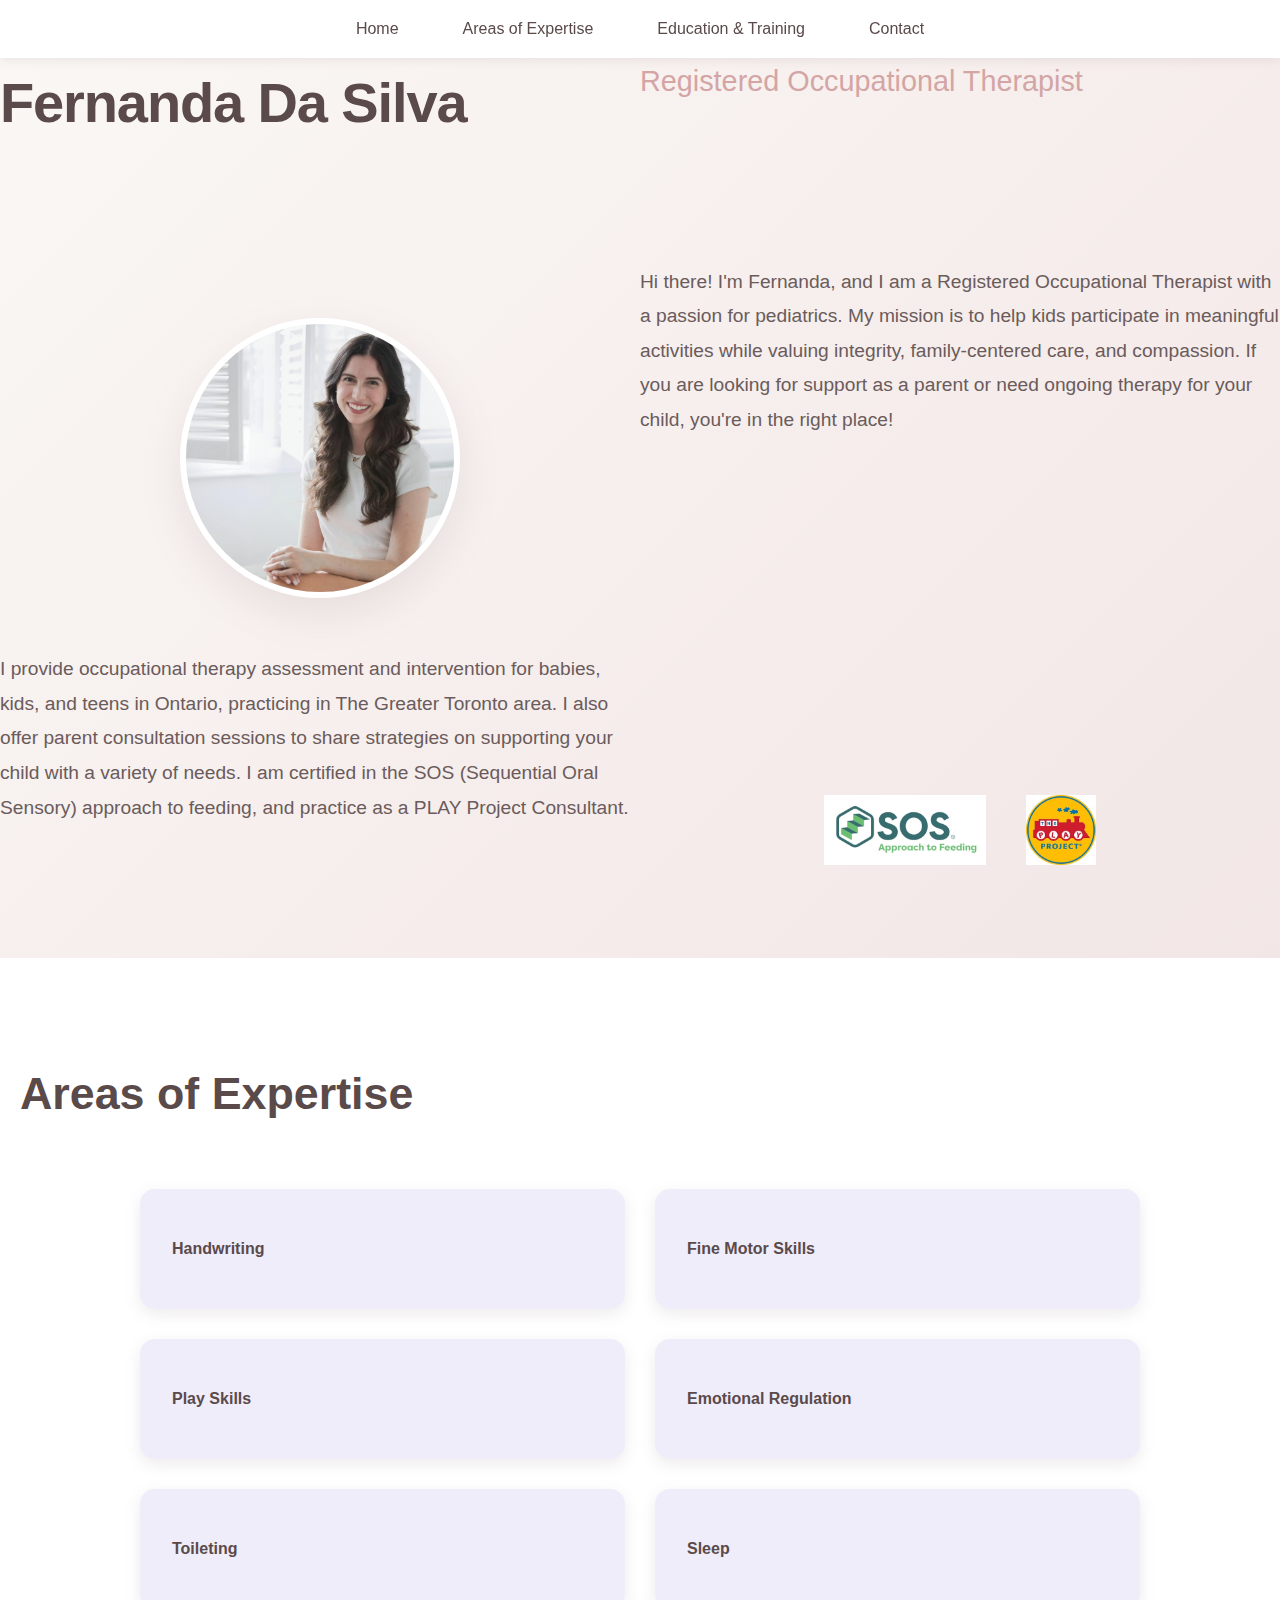
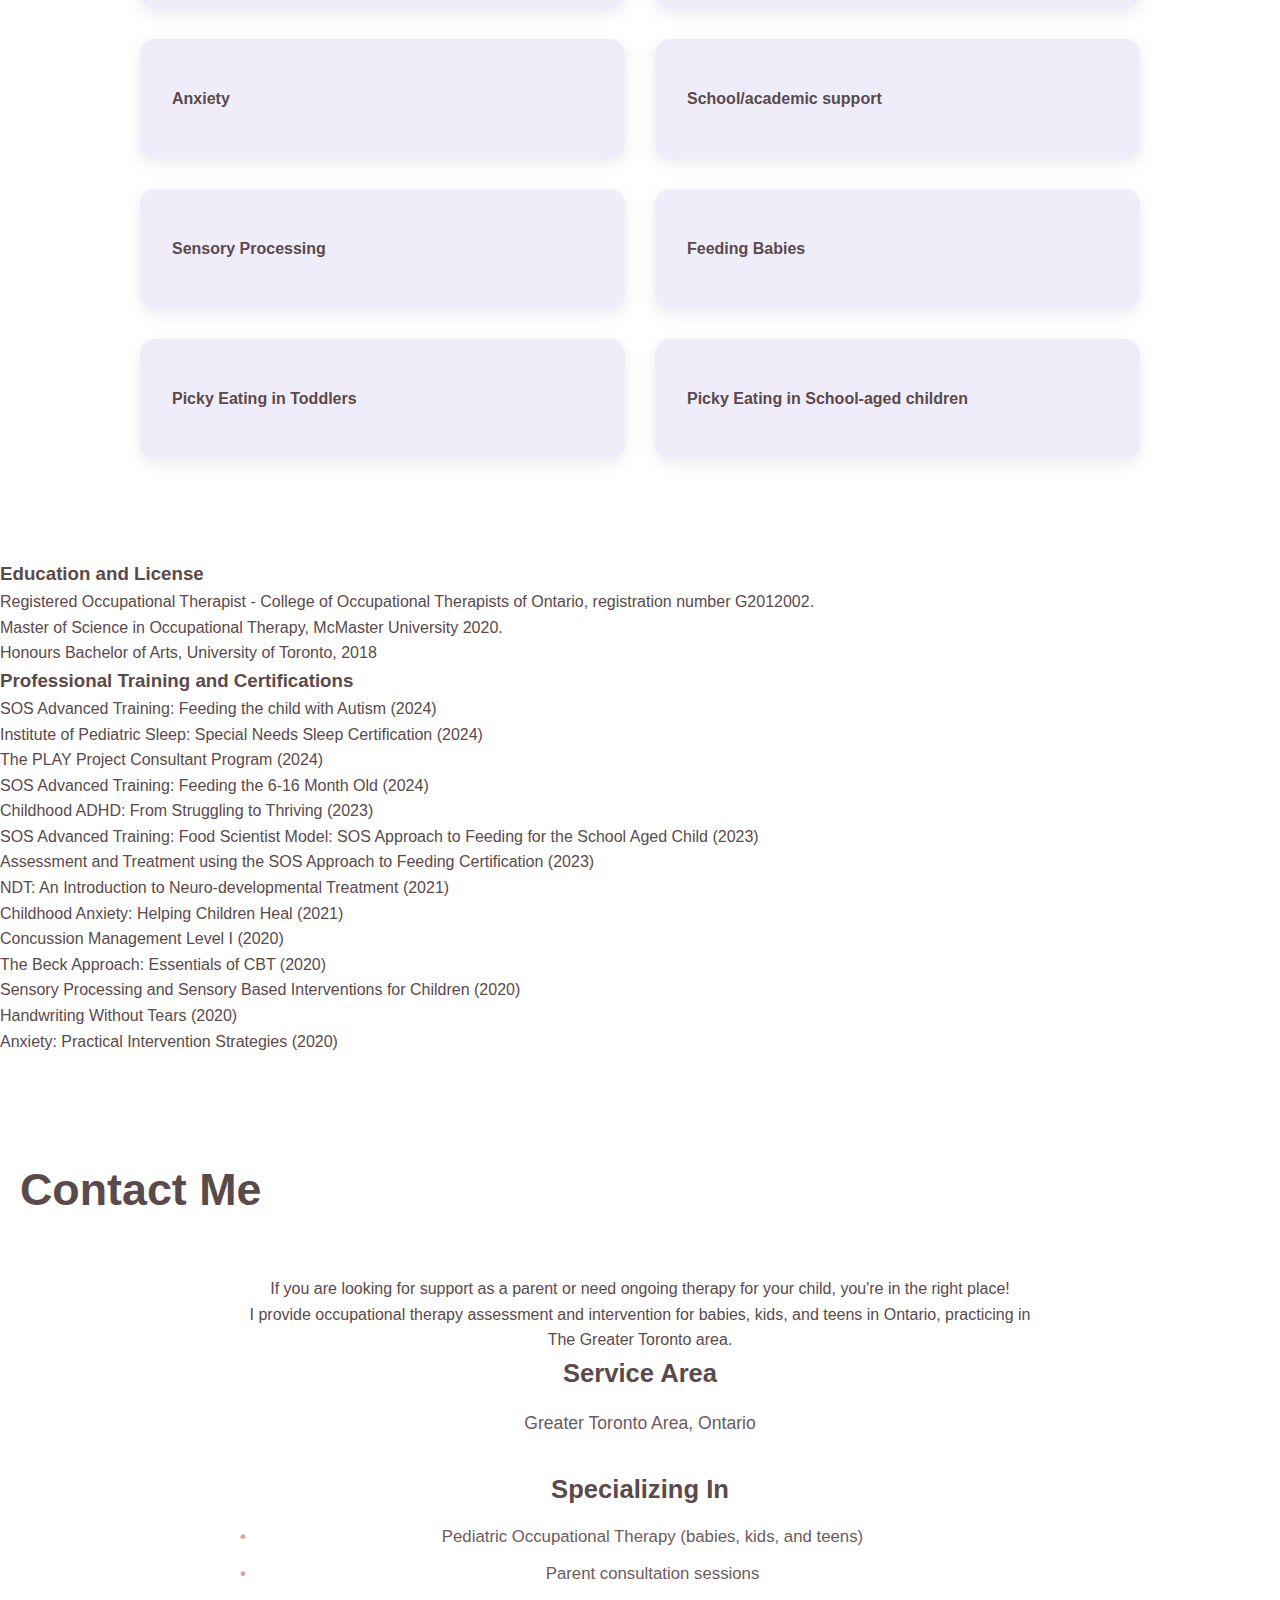
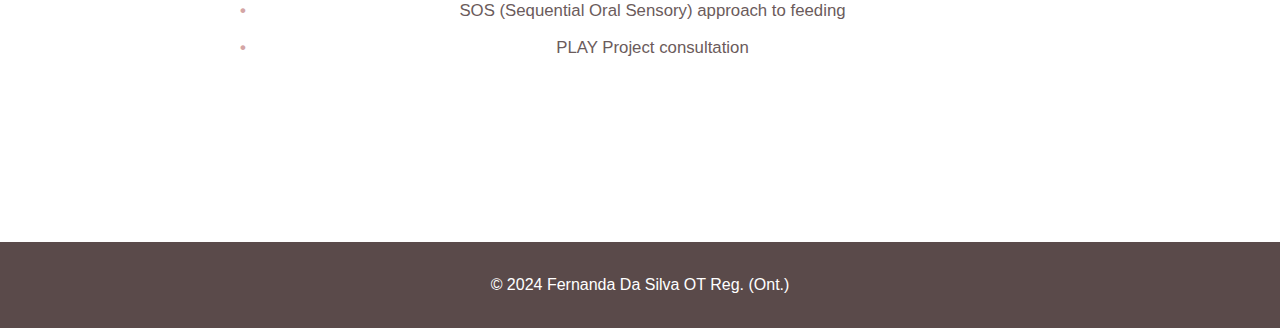
<file: index.html>
<!DOCTYPE html>
<html lang="en">
<head>
    <meta charset="UTF-8">
    <meta name="viewport" content="width=device-width, initial-scale=1.0">
    <title>Fernanda Da Silva - Registered Occupational Therapist</title>
    <meta name="description" content="Fernanda Da Silva - Registered Occupational Therapist specializing in pediatric therapy in the Greater Toronto Area. SOS Feeding and PLAY Project certified.">
    <meta name="keywords" content="occupational therapy, pediatric therapy, GTA, Toronto, SOS feeding, PLAY project, autism, ADHD, sensory processing">
    <meta name="author" content="Fernanda Da Silva, OT Reg. (Ont.)">
    <meta name="robots" content="index, follow">
    
    <!-- Open Graph meta tags for social sharing -->
    <meta property="og:title" content="Fernanda Da Silva - Registered Occupational Therapist">
    <meta property="og:description" content="Pediatric Occupational Therapist in GTA. SOS Feeding and PLAY Project certified. Helping kids participate in meaningful activities.">
    <meta property="og:type" content="website">
    <meta property="og:url" content="https://liamdasilva.github.io/fernandaot.github.io">
    
    <link rel="stylesheet" href="css/styles.css">
    <link rel="preload" href="css/styles.css" as="style">
</head>
<body>
    <header>
        <nav class="main-nav">
            <ul>
                <li><a href="#home">Home</a></li>
                <li><a href="#expertise">Areas of Expertise</a></li>
                <li><a href="#credentials">Education & Training</a></li>
                <li><a href="#contact">Contact</a></li>
            </ul>
        </nav>
    </header>

    <main>
        <section id="home" class="hero-section">
            <div class="hero-content">
                <h1>Fernanda Da Silva</h1>
                <h2>Registered Occupational Therapist</h2>
                <div class="hero-image">
                    <img src="images/fernanda-headshot.jpg" 
                         alt="Fernanda Da Silva, Registered Occupational Therapist specializing in pediatric therapy" 
                         class="headshot"
                         width="250" 
                         height="250"
                         loading="eager">
                </div>
                <p class="hero-description">
                    Hi there! I'm Fernanda, and I am a Registered Occupational Therapist with a passion for pediatrics. 
                    My mission is to help kids participate in meaningful activities while valuing integrity, family-centered care, 
                    and compassion. If you are looking for support as a parent or need ongoing therapy for your child, 
                    you're in the right place!
                </p>
                <p class="hero-description">
                    I provide occupational therapy assessment and intervention for babies, kids, and teens in Ontario, 
                    practicing in The Greater Toronto area. I also offer parent consultation sessions to share strategies 
                    on supporting your child with a variety of needs. I am certified in the SOS (Sequential Oral Sensory) 
                    approach to feeding, and practice as a PLAY Project Consultant.
                </p>
                <div class="certifications">
                    <img src="images/sos-feeding-logo.jpg" 
                         alt="SOS Feeding Certification - Sequential Oral Sensory Approach to Feeding" 
                         class="cert-logo"
                         width="100" 
                         height="60"
                         loading="lazy">
                    <img src="images/play-project-logo.jpg" 
                         alt="PLAY Project Certification - Play and Language for Autistic Youngsters" 
                         class="cert-logo"
                         width="100" 
                         height="60"
                         loading="lazy">
                </div>
            </div>
        </section>

        <section id="expertise" class="expertise-section">
            <h2>Areas of Expertise</h2>
            <div class="expertise-grid">
                <div class="expertise-item">Handwriting</div>
                <div class="expertise-item">Fine Motor Skills</div>
                <div class="expertise-item">Play Skills</div>
                <div class="expertise-item">Emotional Regulation</div>
                <div class="expertise-item">Toileting</div>
                <div class="expertise-item">Sleep</div>
                <div class="expertise-item">Anxiety</div>
                <div class="expertise-item">School/academic support</div>
                <div class="expertise-item">Sensory Processing</div>
                <div class="expertise-item">Feeding Babies</div>
                <div class="expertise-item">Picky Eating in Toddlers</div>
                <div class="expertise-item">Picky Eating in School-aged children</div>
            </div>
        </section>

        <section id="credentials" class="credentials-section">
            <div class="credentials-container">
                <div class="education">
                    <h3>Education and License</h3>
                    <ul>
                        <li>Registered Occupational Therapist - College of Occupational Therapists of Ontario, registration number G2012002.</li>
                        <li>Master of Science in Occupational Therapy, McMaster University 2020.</li>
                        <li>Honours Bachelor of Arts, University of Toronto, 2018</li>
                    </ul>
                </div>
                
                <div class="training">
                    <h3>Professional Training and Certifications</h3>
                    <ul>
                        <li>SOS Advanced Training: Feeding the child with Autism (2024)</li>
                        <li>Institute of Pediatric Sleep: Special Needs Sleep Certification (2024)</li>
                        <li>The PLAY Project Consultant Program (2024)</li>
                        <li>SOS Advanced Training: Feeding the 6-16 Month Old (2024)</li>
                        <li>Childhood ADHD: From Struggling to Thriving (2023)</li>
                        <li>SOS Advanced Training: Food Scientist Model: SOS Approach to Feeding for the School Aged Child (2023)</li>
                        <li>Assessment and Treatment using the SOS Approach to Feeding Certification (2023)</li>
                        <li>NDT: An Introduction to Neuro-developmental Treatment (2021)</li>
                        <li>Childhood Anxiety: Helping Children Heal (2021)</li>
                        <li>Concussion Management Level I (2020)</li>
                        <li>The Beck Approach: Essentials of CBT (2020)</li>
                        <li>Sensory Processing and Sensory Based Interventions for Children (2020)</li>
                        <li>Handwriting Without Tears (2020)</li>
                        <li>Anxiety: Practical Intervention Strategies (2020)</li>
                    </ul>
                </div>
            </div>
        </section>

        <section id="contact" class="contact-section">
            <div class="contact-container">
                <h2>Contact Me</h2>
                <div class="contact-content">
                    <p>If you are looking for support as a parent or need ongoing therapy for your child, you're in the right place!</p>
                    <p>I provide occupational therapy assessment and intervention for babies, kids, and teens in Ontario, practicing in The Greater Toronto area.</p>
                    <div class="contact-info">
                        <h3>Service Area</h3>
                        <p>Greater Toronto Area, Ontario</p>
                        
                        <h3>Specializing In</h3>
                        <ul>
                            <li>Pediatric Occupational Therapy (babies, kids, and teens)</li>
                            <li>Parent consultation sessions</li>
                            <li>SOS (Sequential Oral Sensory) approach to feeding</li>
                            <li>PLAY Project consultation</li>
                        </ul>
                    </div>
                </div>
            </div>
        </section>
    </main>

    <footer>
        <p>&copy; 2024 Fernanda Da Silva OT Reg. (Ont.)</p>
    </footer>

    <script src="js/navigation.js"></script>
</body>
</html>
</file>
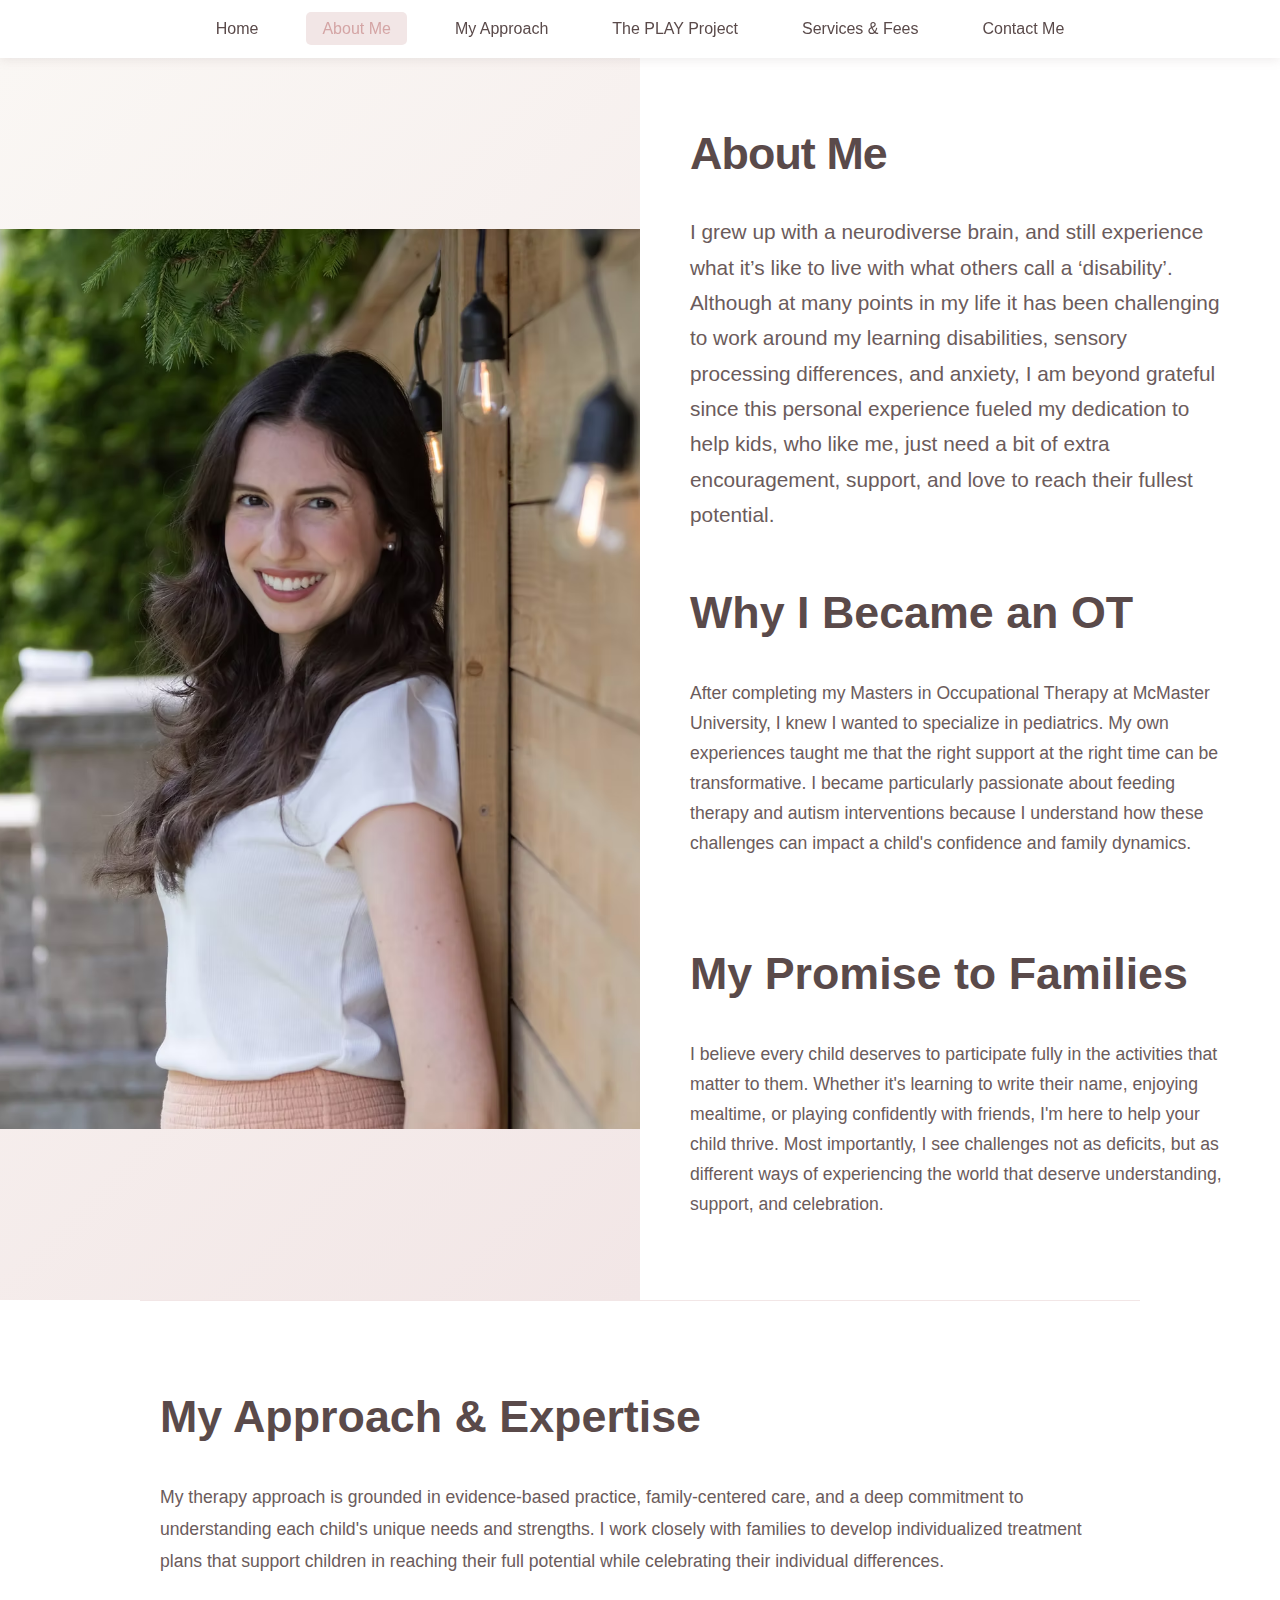
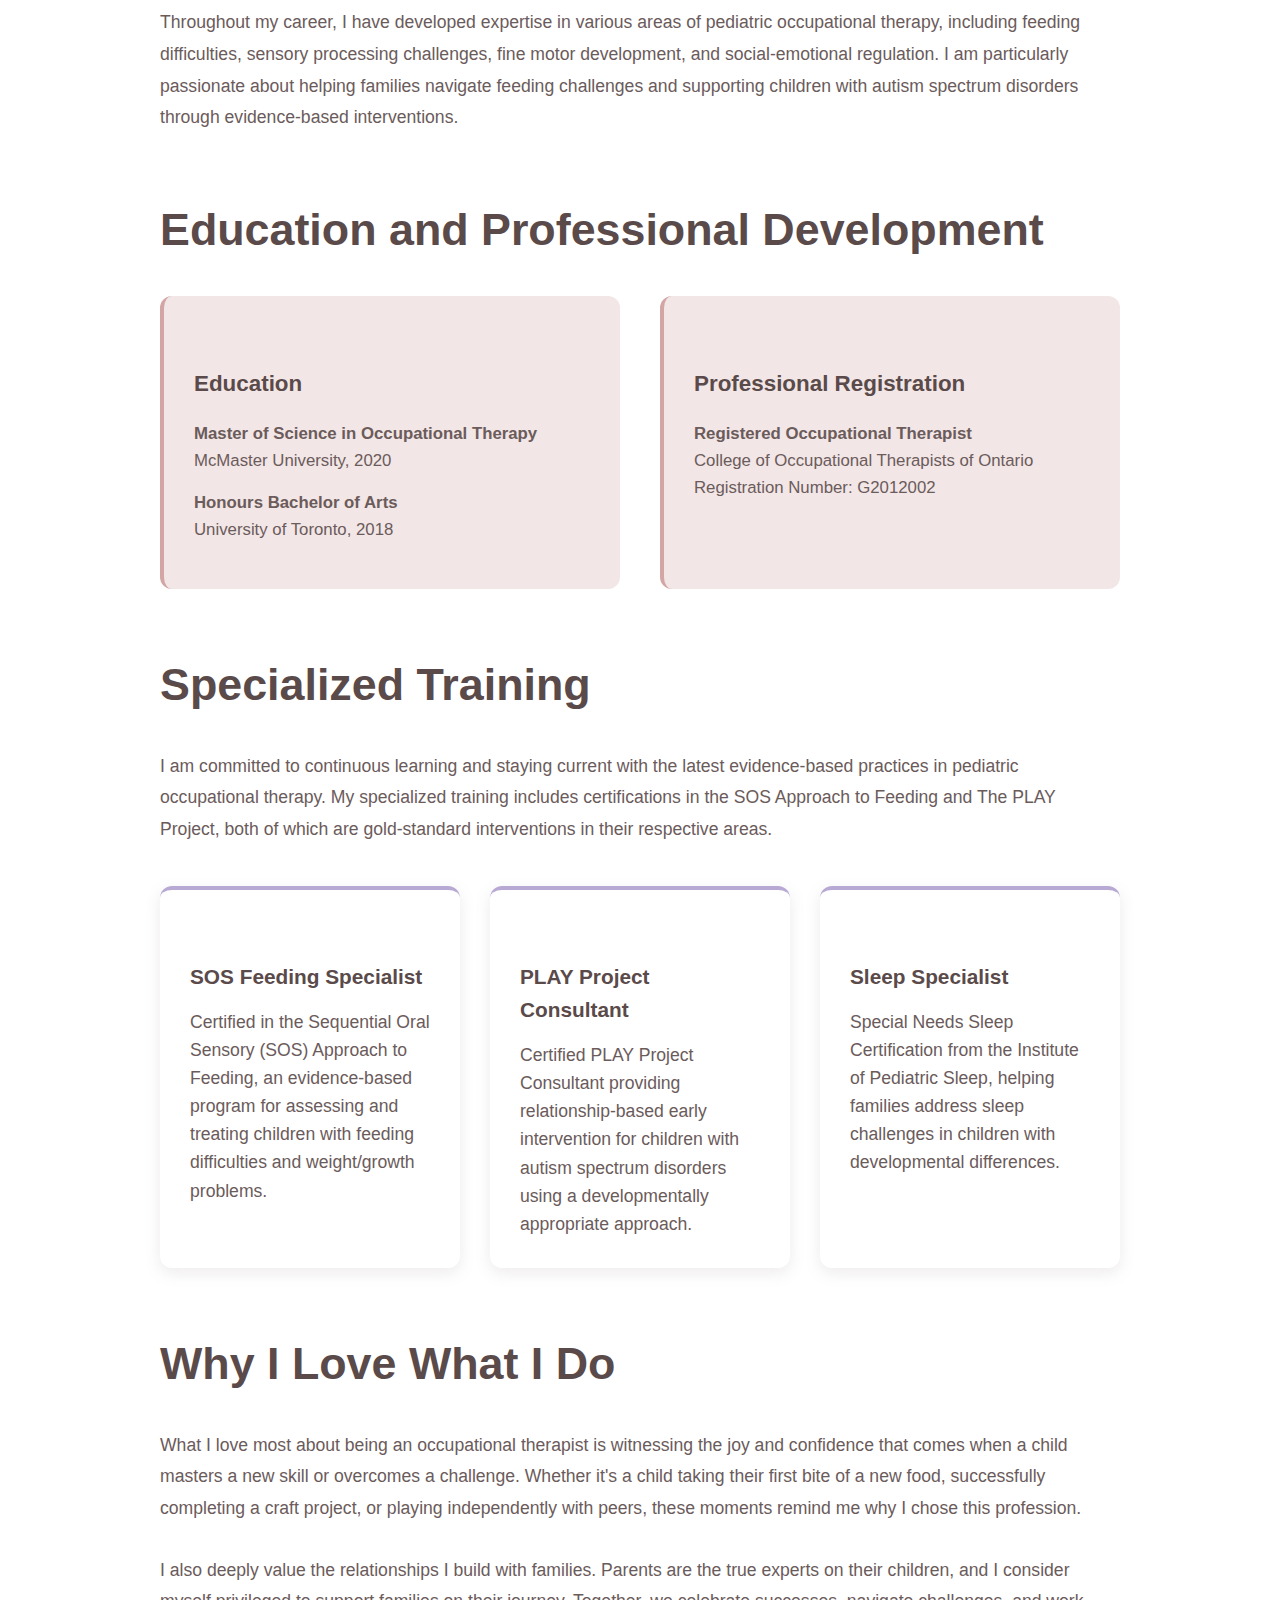
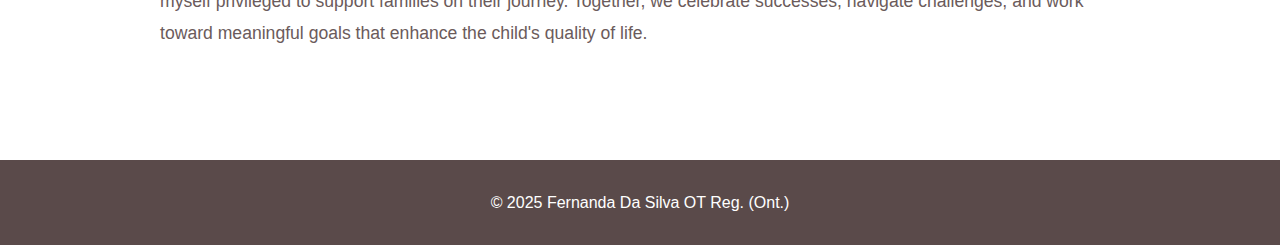
<file: about.html>
<!DOCTYPE html>
<html lang="en">
<head>
    <meta charset="UTF-8">
    <meta name="viewport" content="width=device-width, initial-scale=1.0">
    <title>About Me - Fernanda Da Silva OT</title>
    <meta name="description" content="Learn about Fernanda Da Silva, Registered Occupational Therapist specializing in pediatric therapy in the Greater Toronto Area.">
    <meta name="keywords" content="occupational therapy, pediatric therapy, GTA, Toronto, about, education, credentials">
    <meta name="author" content="Fernanda Da Silva, OT Reg. (Ont.)">
    <meta name="robots" content="index, follow">
    
    <link rel="stylesheet" href="css/styles.css">
    <link rel="preload" href="css/styles.css" as="style">
</head>
<body>
    <header>
        <nav class="main-nav">
            <ul>
                <li><a href="index.html">Home</a></li>
                <li><a href="about.html" class="active">About Me</a></li>
                <li><a href="approach.html">My Approach</a></li>
                <li><a href="play-project.html">The PLAY Project</a></li>
                <li><a href="services.html">Services & Fees</a></li>
                <li><a href="contact.html">Contact Me</a></li>
            </ul>
        </nav>
    </header>

    <main>
        <!-- About Me Section -->
        <section class="about-section">
            <div class="about-content">
                <div class="about-intro">
                    <div class="about-image">
                        <img src="images/fernanda-about-me.jpg" 
                             alt="Fernanda Da Silva, Registered Occupational Therapist"
                             loading="eager">
                    </div>
                    <div class="about-text-intro">
                        <h1>About Me</h1>
                        <p class="lead">
                            I grew up with a neurodiverse brain, and still experience what it’s like to live with what others call a ‘disability’. Although at many points in my life it has been challenging to work around my learning disabilities, sensory processing differences, and anxiety, I am beyond grateful since this personal experience fueled my dedication to help kids, who like me, just need a bit of extra encouragement, support, and love to reach their fullest potential.
                        </p>
                        
                        <h2>Why I Became an OT</h2>
                        <p>
                            After completing my Masters in Occupational Therapy at McMaster University, I knew I wanted to specialize in pediatrics. 
                            My own experiences taught me that the right support at the right time can be transformative. I became particularly 
                            passionate about feeding therapy and autism interventions because I understand how these challenges can impact a 
                            child's confidence and family dynamics.
                        </p>
                        
                        <h2>My Promise to Families</h2>
                        <p>
                            I believe every child deserves to participate fully in the activities that matter to them. Whether it's learning to 
                            write their name, enjoying mealtime, or playing confidently with friends, I'm here to help your child thrive. 
                            Most importantly, I see challenges not as deficits, but as different ways of experiencing the world that deserve 
                            understanding, support, and celebration.
                        </p>
                    </div>
                </div>
                
                <div class="about-content-sections">
                    <div class="about-text">
                    <h2>My Approach & Expertise</h2>
                    <p>
                        My therapy approach is grounded in evidence-based practice, family-centered care, and a deep commitment to understanding 
                        each child's unique needs and strengths. I work closely with families to develop individualized treatment plans that 
                        support children in reaching their full potential while celebrating their individual differences.
                    </p>
                    <p>
                        Throughout my career, I have developed expertise in various areas of pediatric occupational therapy, including 
                        feeding difficulties, sensory processing challenges, fine motor development, and social-emotional regulation. 
                        I am particularly passionate about helping families navigate feeding challenges and supporting children with autism 
                        spectrum disorders through evidence-based interventions.
                    </p>

                    <h2>Education and Professional Development</h2>
                    <div class="education-grid">
                        <div class="education-item">
                            <h3>Education</h3>
                            <ul>
                                <li><strong>Master of Science in Occupational Therapy</strong><br>McMaster University, 2020</li>
                                <li><strong>Honours Bachelor of Arts</strong><br>University of Toronto, 2018</li>
                            </ul>
                        </div>
                        <div class="education-item">
                            <h3>Professional Registration</h3>
                            <ul>
                                <li><strong>Registered Occupational Therapist</strong><br>College of Occupational Therapists of Ontario<br>Registration Number: G2012002</li>
                            </ul>
                        </div>
                    </div>

                    <h2>Specialized Training</h2>
                    <p>
                        I am committed to continuous learning and staying current with the latest evidence-based practices in pediatric 
                        occupational therapy. My specialized training includes certifications in the SOS Approach to Feeding and 
                        The PLAY Project, both of which are gold-standard interventions in their respective areas.
                    </p>
                    
                    <div class="training-highlights">
                        <div class="training-item">
                            <h3>SOS Feeding Specialist</h3>
                            <p>
                                Certified in the Sequential Oral Sensory (SOS) Approach to Feeding, an evidence-based program 
                                for assessing and treating children with feeding difficulties and weight/growth problems.
                            </p>
                        </div>
                        <div class="training-item">
                            <h3>PLAY Project Consultant</h3>
                            <p>
                                Certified PLAY Project Consultant providing relationship-based early intervention for children 
                                with autism spectrum disorders using a developmentally appropriate approach.
                            </p>
                        </div>
                        <div class="training-item">
                            <h3>Sleep Specialist</h3>
                            <p>
                                Special Needs Sleep Certification from the Institute of Pediatric Sleep, helping families 
                                address sleep challenges in children with developmental differences.
                            </p>
                        </div>
                    </div>

                    <h2>Why I Love What I Do</h2>
                    <p>
                        What I love most about being an occupational therapist is witnessing the joy and confidence that comes 
                        when a child masters a new skill or overcomes a challenge. Whether it's a child taking their first bite 
                        of a new food, successfully completing a craft project, or playing independently with peers, these moments 
                        remind me why I chose this profession.
                    </p>
                    <p>
                        I also deeply value the relationships I build with families. Parents are the true experts on their children, 
                        and I consider myself privileged to support families on their journey. Together, we celebrate successes, 
                        navigate challenges, and work toward meaningful goals that enhance the child's quality of life.
                    </p>
                </div>
            </div>
        </div>
        </section>
    </main>

    <footer>
        <p>&copy; 2025 Fernanda Da Silva OT Reg. (Ont.)</p>
    </footer>

    <script src="js/navigation.js"></script>
</body>
</html>
</file>
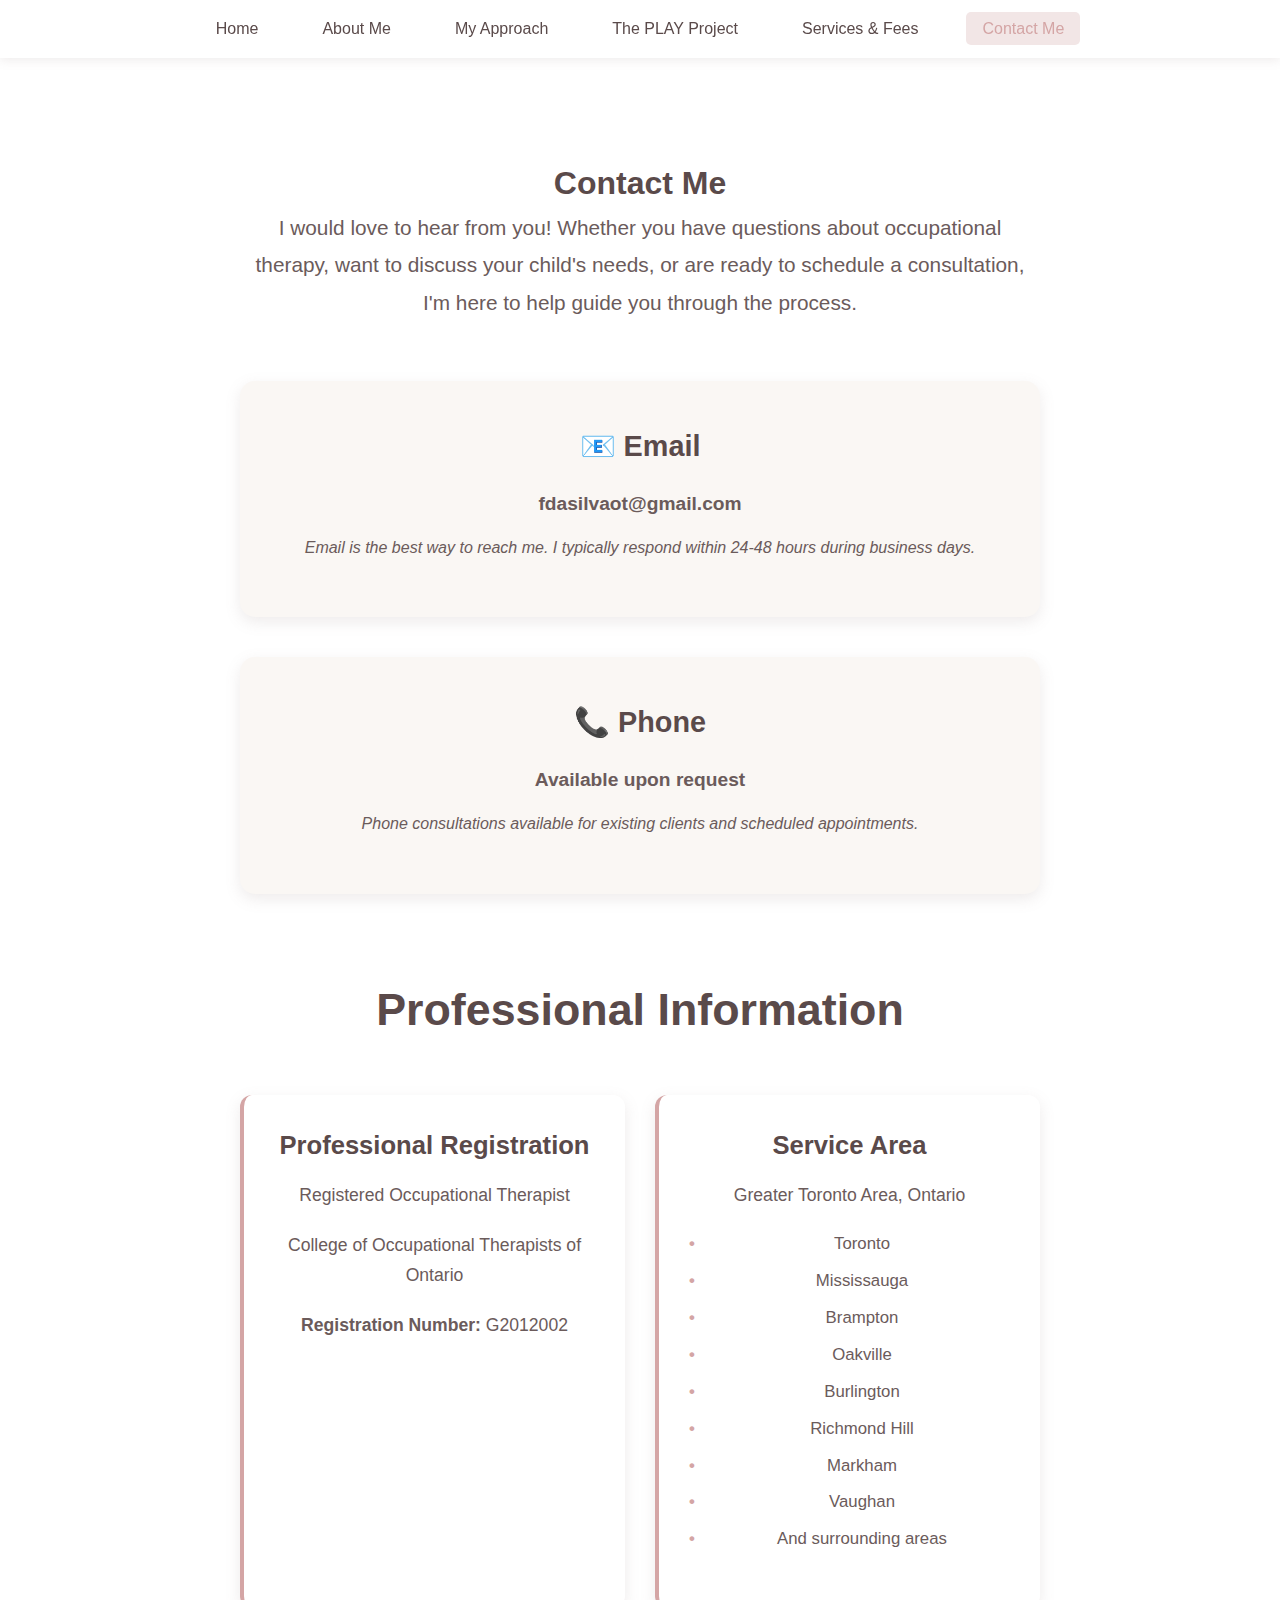
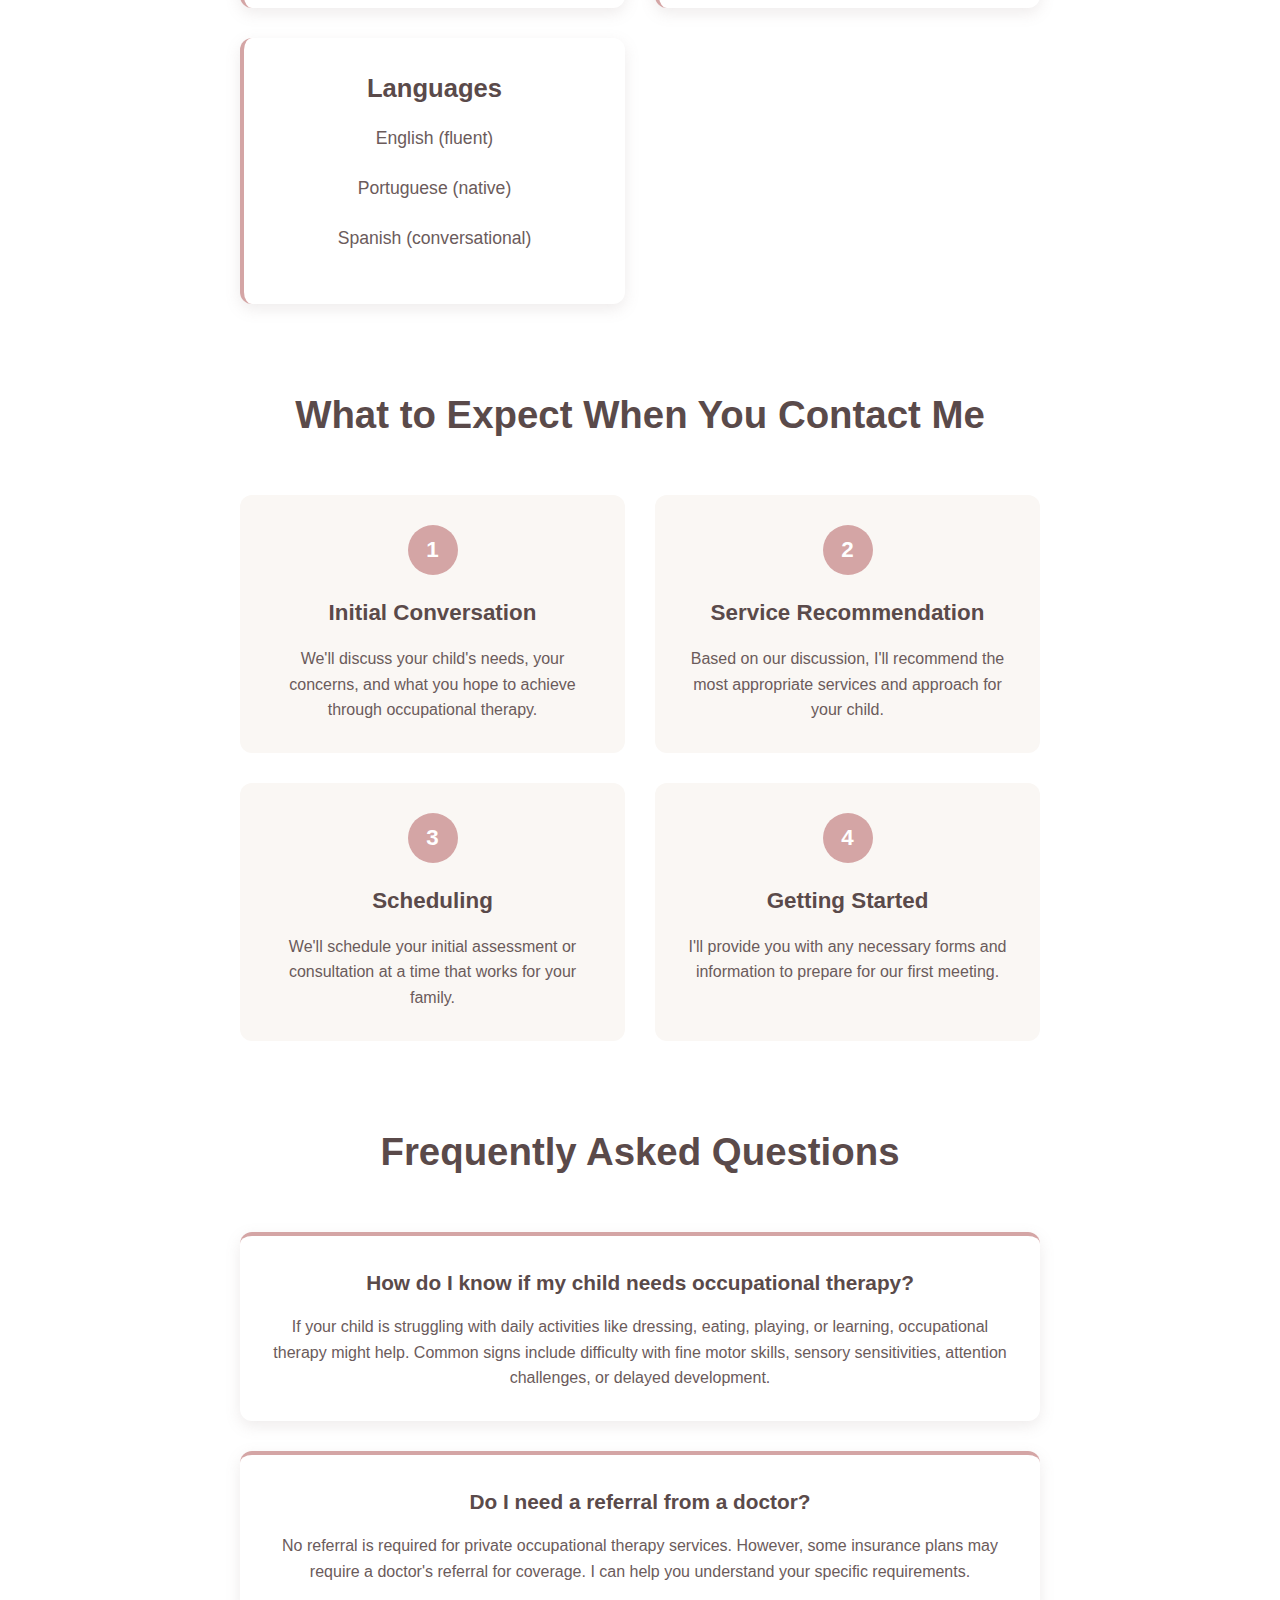
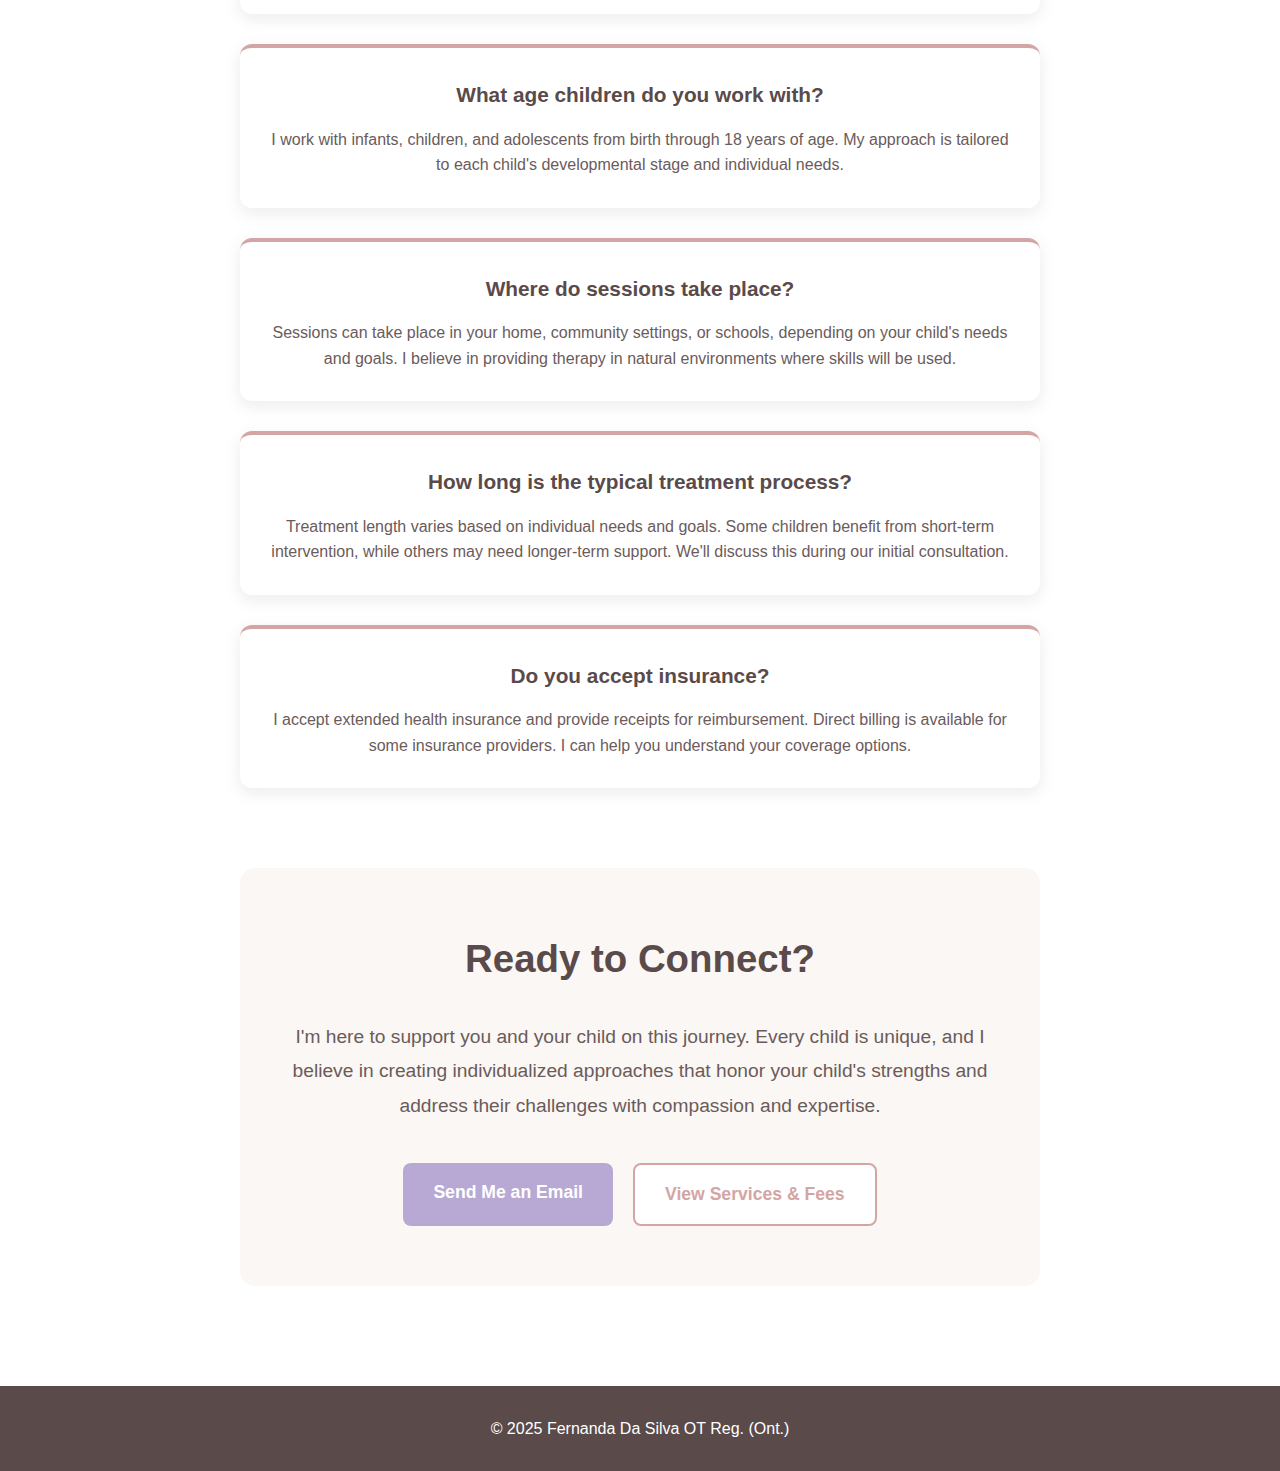
<file: contact.html>
<!DOCTYPE html>
<html lang="en">
<head>
    <meta charset="UTF-8">
    <meta name="viewport" content="width=device-width, initial-scale=1.0">
    <title>Contact Me - Fernanda Da Silva OT</title>
    <meta name="description" content="Contact Fernanda Da Silva, Registered Occupational Therapist serving the Greater Toronto Area. Get in touch to discuss your child's needs.">
    <meta name="keywords" content="contact occupational therapist, pediatric OT Toronto, GTA, consultation, occupational therapy services">
    <meta name="author" content="Fernanda Da Silva, OT Reg. (Ont.)">
    <meta name="robots" content="index, follow">
    
    <link rel="stylesheet" href="css/styles.css">
    <link rel="preload" href="css/styles.css" as="style">
</head>
<body>
    <header>
        <nav class="main-nav">
            <ul>
                <li><a href="index.html">Home</a></li>
                <li><a href="about.html">About Me</a></li>
                <li><a href="approach.html">My Approach</a></li>
                <li><a href="play-project.html">The PLAY Project</a></li>
                <li><a href="services.html">Services & Fees</a></li>
                <li><a href="contact.html" class="active">Contact Me</a></li>
            </ul>
        </nav>
    </header>

    <main>
        <!-- Contact Section -->
        <section class="contact-section">
            <div class="contact-content">
                <h1>Contact Me</h1>
                
                <div class="contact-intro">
                    <p class="lead">
                        I would love to hear from you! Whether you have questions about occupational therapy, want to discuss your child's needs, 
                        or are ready to schedule a consultation, I'm here to help guide you through the process.
                    </p>
                </div>

                <div class="contact-methods">
                    <div class="contact-method">
                        <h2>📧 Email</h2>
                        <p>fdasilvaot@gmail.com</p>
                        <p class="method-description">
                            Email is the best way to reach me. I typically respond within 24-48 hours during business days.
                        </p>
                    </div>
                    
                    <div class="contact-method">
                        <h2>📞 Phone</h2>
                        <p>Available upon request</p>
                        <p class="method-description">
                            Phone consultations available for existing clients and scheduled appointments.
                        </p>
                    </div>
                </div>

                <div class="contact-info">
                    <h2>Professional Information</h2>
                    <div class="info-grid">
                        <div class="info-item">
                            <h3>Professional Registration</h3>
                            <p>Registered Occupational Therapist</p>
                            <p>College of Occupational Therapists of Ontario</p>
                            <p><strong>Registration Number:</strong> G2012002</p>
                        </div>
                        
                        <div class="info-item">
                            <h3>Service Area</h3>
                            <p>Greater Toronto Area, Ontario</p>
                            <ul>
                                <li>Toronto</li>
                                <li>Mississauga</li>
                                <li>Brampton</li>
                                <li>Oakville</li>
                                <li>Burlington</li>
                                <li>Richmond Hill</li>
                                <li>Markham</li>
                                <li>Vaughan</li>
                                <li>And surrounding areas</li>
                            </ul>
                        </div>
                        
                        <div class="info-item">
                            <h3>Languages</h3>
                            <p>English (fluent)</p>
                            <p>Portuguese (native)</p>
                            <p>Spanish (conversational)</p>
                        </div>
                    </div>
                </div>

                <div class="next-steps">
                    <h2>What to Expect When You Contact Me</h2>
                    <div class="steps-grid">
                        <div class="step-card">
                            <div class="step-number">1</div>
                            <h3>Initial Conversation</h3>
                            <p>We'll discuss your child's needs, your concerns, and what you hope to achieve through occupational therapy.</p>
                        </div>
                        <div class="step-card">
                            <div class="step-number">2</div>
                            <h3>Service Recommendation</h3>
                            <p>Based on our discussion, I'll recommend the most appropriate services and approach for your child.</p>
                        </div>
                        <div class="step-card">
                            <div class="step-number">3</div>
                            <h3>Scheduling</h3>
                            <p>We'll schedule your initial assessment or consultation at a time that works for your family.</p>
                        </div>
                        <div class="step-card">
                            <div class="step-number">4</div>
                            <h3>Getting Started</h3>
                            <p>I'll provide you with any necessary forms and information to prepare for our first meeting.</p>
                        </div>
                    </div>
                </div>

                <div class="faq-section">
                    <h2>Frequently Asked Questions</h2>
                    <div class="faq-grid">
                        <div class="faq-item">
                            <h3>How do I know if my child needs occupational therapy?</h3>
                            <p>
                                If your child is struggling with daily activities like dressing, eating, playing, or learning, 
                                occupational therapy might help. Common signs include difficulty with fine motor skills, 
                                sensory sensitivities, attention challenges, or delayed development.
                            </p>
                        </div>
                        <div class="faq-item">
                            <h3>Do I need a referral from a doctor?</h3>
                            <p>
                                No referral is required for private occupational therapy services. However, some insurance 
                                plans may require a doctor's referral for coverage. I can help you understand your specific requirements.
                            </p>
                        </div>
                        <div class="faq-item">
                            <h3>What age children do you work with?</h3>
                            <p>
                                I work with infants, children, and adolescents from birth through 18 years of age. 
                                My approach is tailored to each child's developmental stage and individual needs.
                            </p>
                        </div>
                        <div class="faq-item">
                            <h3>Where do sessions take place?</h3>
                            <p>
                                Sessions can take place in your home, community settings, or schools, depending on your 
                                child's needs and goals. I believe in providing therapy in natural environments where 
                                skills will be used.
                            </p>
                        </div>
                        <div class="faq-item">
                            <h3>How long is the typical treatment process?</h3>
                            <p>
                                Treatment length varies based on individual needs and goals. Some children benefit from 
                                short-term intervention, while others may need longer-term support. We'll discuss this 
                                during our initial consultation.
                            </p>
                        </div>
                        <div class="faq-item">
                            <h3>Do you accept insurance?</h3>
                            <p>
                                I accept extended health insurance and provide receipts for reimbursement. Direct billing 
                                is available for some insurance providers. I can help you understand your coverage options.
                            </p>
                        </div>
                    </div>
                </div>

                <div class="ready-to-connect">
                    <h2>Ready to Connect?</h2>
                    <p>
                        I'm here to support you and your child on this journey. Every child is unique, and I believe in 
                        creating individualized approaches that honor your child's strengths and address their challenges 
                        with compassion and expertise.
                    </p>
                    <div class="contact-cta">
                        <a href="mailto:fdasilvaot@gmail.com" class="cta-button primary">Send Me an Email</a>
                        <a href="services.html" class="cta-button secondary">View Services & Fees</a>
                    </div>
                </div>
            </div>
        </section>
    </main>

    <footer>
        <p>&copy; 2025 Fernanda Da Silva OT Reg. (Ont.)</p>
    </footer>

    <script src="js/navigation.js"></script>
</body>
</html>
</file>
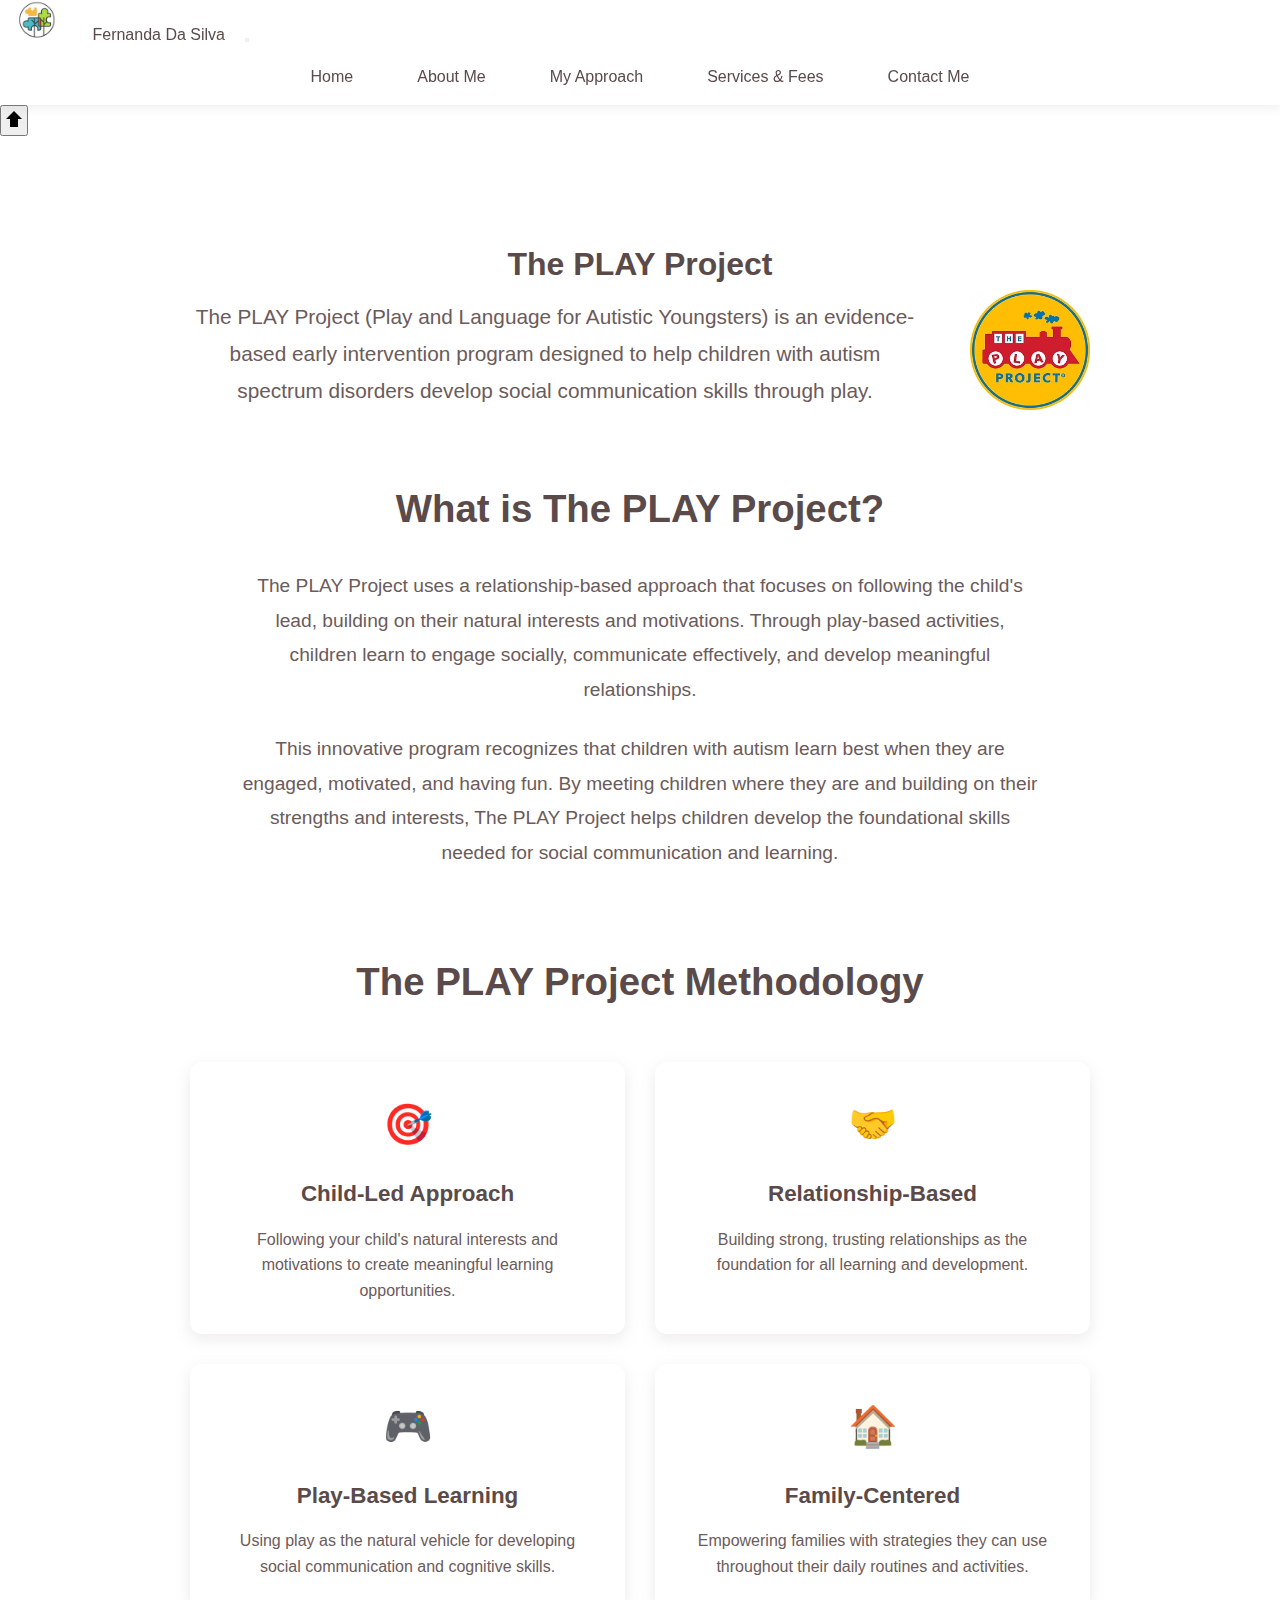
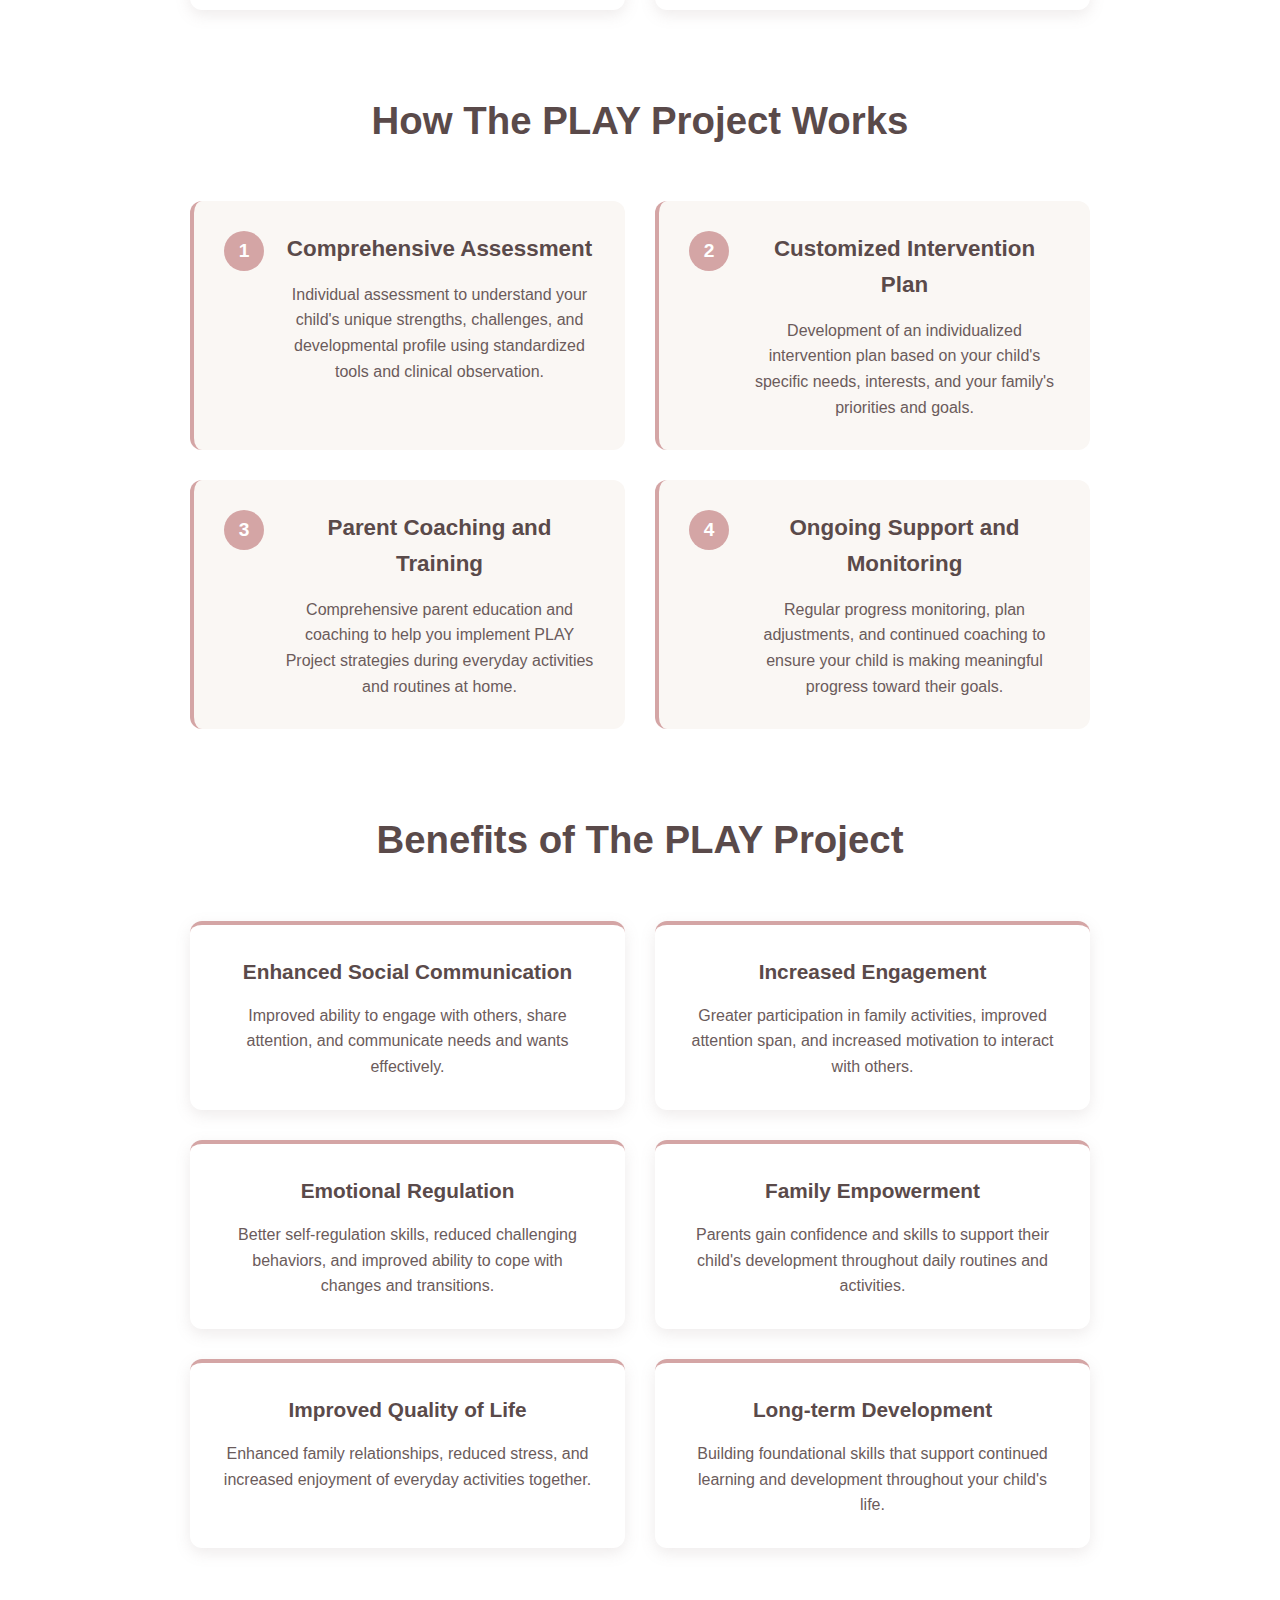
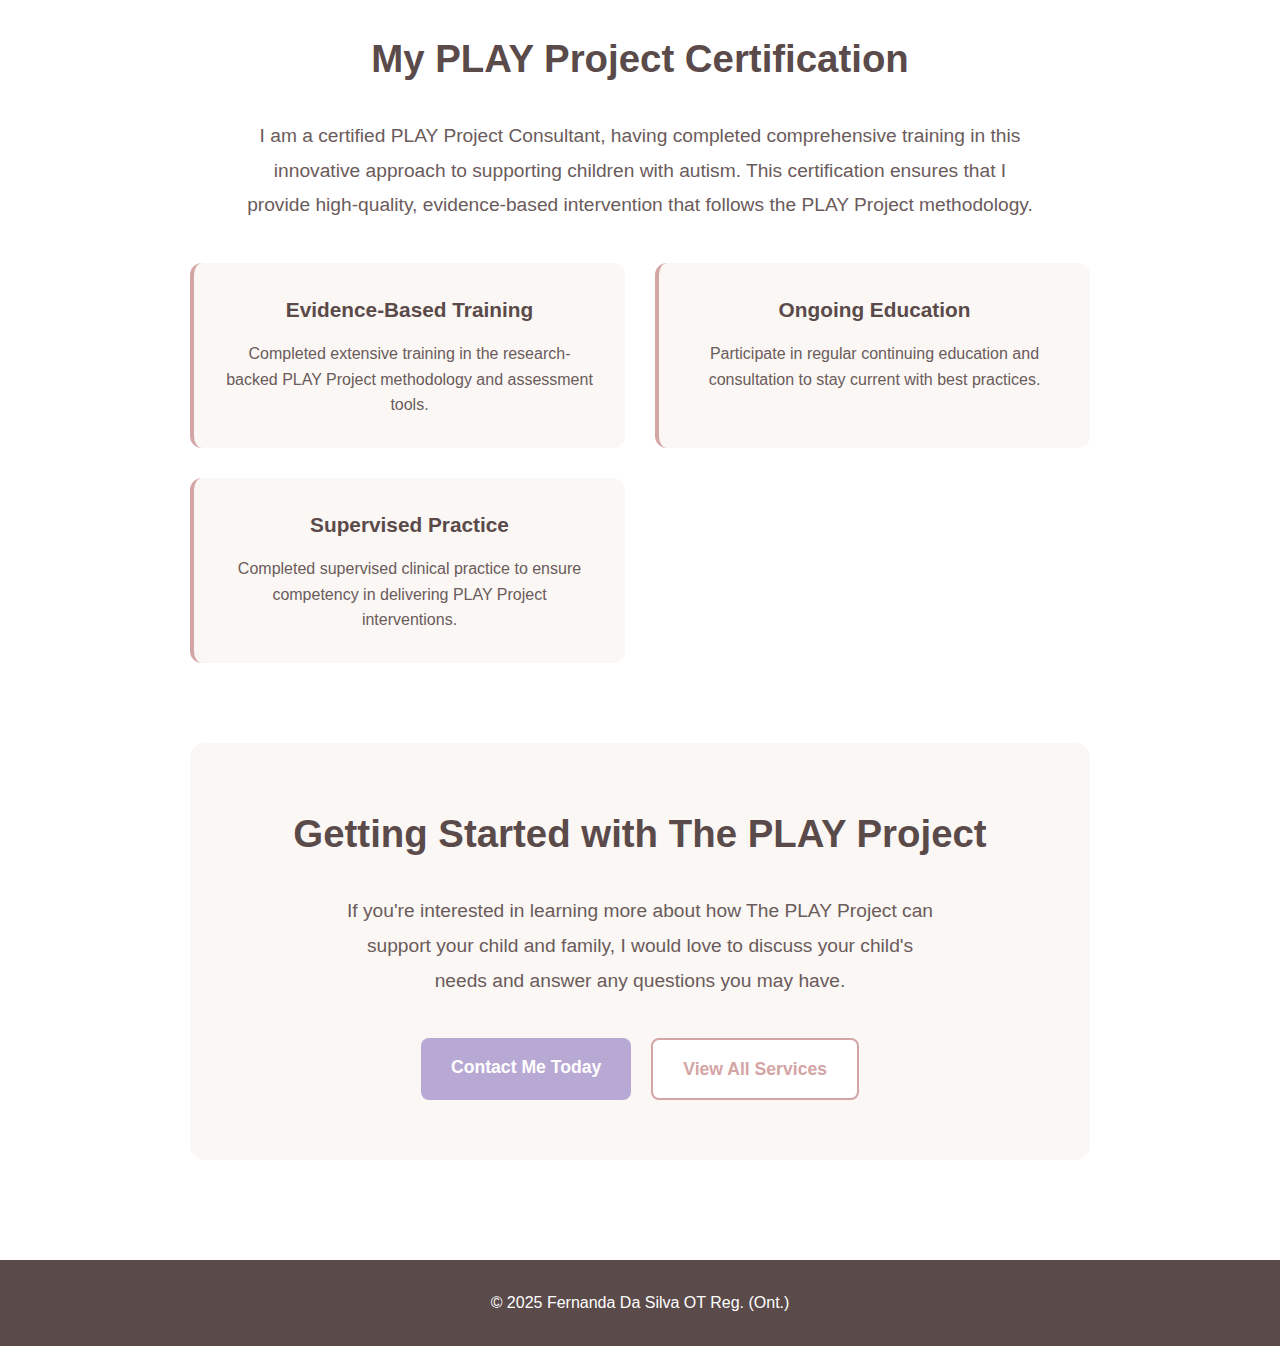
<file: play-project.html>
<!DOCTYPE html>
<html lang="en">
<head>
    <meta charset="UTF-8">
    <meta name="viewport" content="width=device-width, initial-scale=1.0">
    <title>The PLAY Project - Fernanda Da Silva OT</title>
    <meta name="description" content="Learn about The PLAY Project services offered by Fernanda Da Silva - evidence-based intervention for children with autism.">
    <meta name="keywords" content="PLAY Project, autism, early intervention, social communication, play therapy, relationship-based approach">
    <meta name="author" content="Fernanda Da Silva, OT Reg. (Ont.)">
    <meta name="robots" content="index, follow">
    
    <link rel="stylesheet" href="css/styles.css">
    <link rel="preload" href="css/styles.css" as="style">
</head>
<body>
    <!-- Header will be loaded dynamically by header-component.js -->

    <main>
        <!-- The PLAY Project Section -->
        <section class="play-project-section main-page-section">
            <div class="play-project-content">
                <h1>The PLAY Project</h1>
                <div class="play-project-intro">
                    <div class="intro-content">
                        <p class="lead">
                            The PLAY Project (Play and Language for Autistic Youngsters) is an evidence-based early intervention program 
                            designed to help children with autism spectrum disorders develop social communication skills through play.
                        </p>
                        <div class="play-logo-section">
                            <img src="images/play-project-logo.jpg" 
                                 alt="PLAY Project Certification - Play and Language for Autistic Youngsters" 
                                 class="play-logo-large"
                                 width="200" 
                                 height="120"
                                 loading="eager">
                        </div>
                    </div>
                </div>

                <div class="play-project-overview">
                    <h2>What is The PLAY Project?</h2>
                    <p>
                        The PLAY Project uses a relationship-based approach that focuses on following the child's lead, building 
                        on their natural interests and motivations. Through play-based activities, children learn to engage 
                        socially, communicate effectively, and develop meaningful relationships.
                    </p>
                    <p>
                        This innovative program recognizes that children with autism learn best when they are engaged, motivated, 
                        and having fun. By meeting children where they are and building on their strengths and interests, 
                        The PLAY Project helps children develop the foundational skills needed for social communication and learning.
                    </p>
                </div>

                <div class="play-methodology">
                    <h2>The PLAY Project Methodology</h2>
                    <div class="methodology-grid">
                        <div class="methodology-item">
                            <div class="method-icon">🎯</div>
                            <h3>Child-Led Approach</h3>
                            <p>Following your child's natural interests and motivations to create meaningful learning opportunities.</p>
                        </div>
                        <div class="methodology-item">
                            <div class="method-icon">🤝</div>
                            <h3>Relationship-Based</h3>
                            <p>Building strong, trusting relationships as the foundation for all learning and development.</p>
                        </div>
                        <div class="methodology-item">
                            <div class="method-icon">🎮</div>
                            <h3>Play-Based Learning</h3>
                            <p>Using play as the natural vehicle for developing social communication and cognitive skills.</p>
                        </div>
                        <div class="methodology-item">
                            <div class="method-icon">🏠</div>
                            <h3>Family-Centered</h3>
                            <p>Empowering families with strategies they can use throughout their daily routines and activities.</p>
                        </div>
                    </div>
                </div>

                <div class="play-process">
                    <h2>How The PLAY Project Works</h2>
                    <div class="process-steps">
                        <div class="step-item">
                            <div class="step-number">1</div>
                            <div class="step-content">
                                <h3>Comprehensive Assessment</h3>
                                <p>Individual assessment to understand your child's unique strengths, challenges, and developmental profile using standardized tools and clinical observation.</p>
                            </div>
                        </div>
                        <div class="step-item">
                            <div class="step-number">2</div>
                            <div class="step-content">
                                <h3>Customized Intervention Plan</h3>
                                <p>Development of an individualized intervention plan based on your child's specific needs, interests, and your family's priorities and goals.</p>
                            </div>
                        </div>
                        <div class="step-item">
                            <div class="step-number">3</div>
                            <div class="step-content">
                                <h3>Parent Coaching and Training</h3>
                                <p>Comprehensive parent education and coaching to help you implement PLAY Project strategies during everyday activities and routines at home.</p>
                            </div>
                        </div>
                        <div class="step-item">
                            <div class="step-number">4</div>
                            <div class="step-content">
                                <h3>Ongoing Support and Monitoring</h3>
                                <p>Regular progress monitoring, plan adjustments, and continued coaching to ensure your child is making meaningful progress toward their goals.</p>
                            </div>
                        </div>
                    </div>
                </div>

                <div class="play-benefits">
                    <h2>Benefits of The PLAY Project</h2>
                    <div class="benefits-grid">
                        <div class="benefit-item">
                            <h3>Enhanced Social Communication</h3>
                            <p>Improved ability to engage with others, share attention, and communicate needs and wants effectively.</p>
                        </div>
                        <div class="benefit-item">
                            <h3>Increased Engagement</h3>
                            <p>Greater participation in family activities, improved attention span, and increased motivation to interact with others.</p>
                        </div>
                        <div class="benefit-item">
                            <h3>Emotional Regulation</h3>
                            <p>Better self-regulation skills, reduced challenging behaviors, and improved ability to cope with changes and transitions.</p>
                        </div>
                        <div class="benefit-item">
                            <h3>Family Empowerment</h3>
                            <p>Parents gain confidence and skills to support their child's development throughout daily routines and activities.</p>
                        </div>
                        <div class="benefit-item">
                            <h3>Improved Quality of Life</h3>
                            <p>Enhanced family relationships, reduced stress, and increased enjoyment of everyday activities together.</p>
                        </div>
                        <div class="benefit-item">
                            <h3>Long-term Development</h3>
                            <p>Building foundational skills that support continued learning and development throughout your child's life.</p>
                        </div>
                    </div>
                </div>

                <div class="certification-details">
                    <h2>My PLAY Project Certification</h2>
                    <div class="certification-content">
                        <p>
                            I am a certified PLAY Project Consultant, having completed comprehensive training in this innovative 
                            approach to supporting children with autism. This certification ensures that I provide high-quality, 
                            evidence-based intervention that follows the PLAY Project methodology.
                        </p>
                        <div class="certification-highlights">
                            <div class="cert-highlight">
                                <h3>Evidence-Based Training</h3>
                                <p>Completed extensive training in the research-backed PLAY Project methodology and assessment tools.</p>
                            </div>
                            <div class="cert-highlight">
                                <h3>Ongoing Education</h3>
                                <p>Participate in regular continuing education and consultation to stay current with best practices.</p>
                            </div>
                            <div class="cert-highlight">
                                <h3>Supervised Practice</h3>
                                <p>Completed supervised clinical practice to ensure competency in delivering PLAY Project interventions.</p>
                            </div>
                        </div>
                    </div>
                </div>

                <div class="getting-started">
                    <h2>Getting Started with The PLAY Project</h2>
                    <p class="getting-started-text">
                        If you're interested in learning more about how The PLAY Project can support your child and family, 
                        I would love to discuss your child's needs and answer any questions you may have.
                    </p>
                    <div class="contact-cta">
                        <a href="contact.html" class="cta-button primary">Contact Me Today</a>
                        <a href="services.html" class="cta-button secondary">View All Services</a>
                    </div>
                </div>
            </div>
        </section>
    </main>

    <footer>
        <p>&copy; 2025 Fernanda Da Silva OT Reg. (Ont.)</p>
    </footer>

    <script src="js/header-component.js"></script>
</body>
</html>
</file>
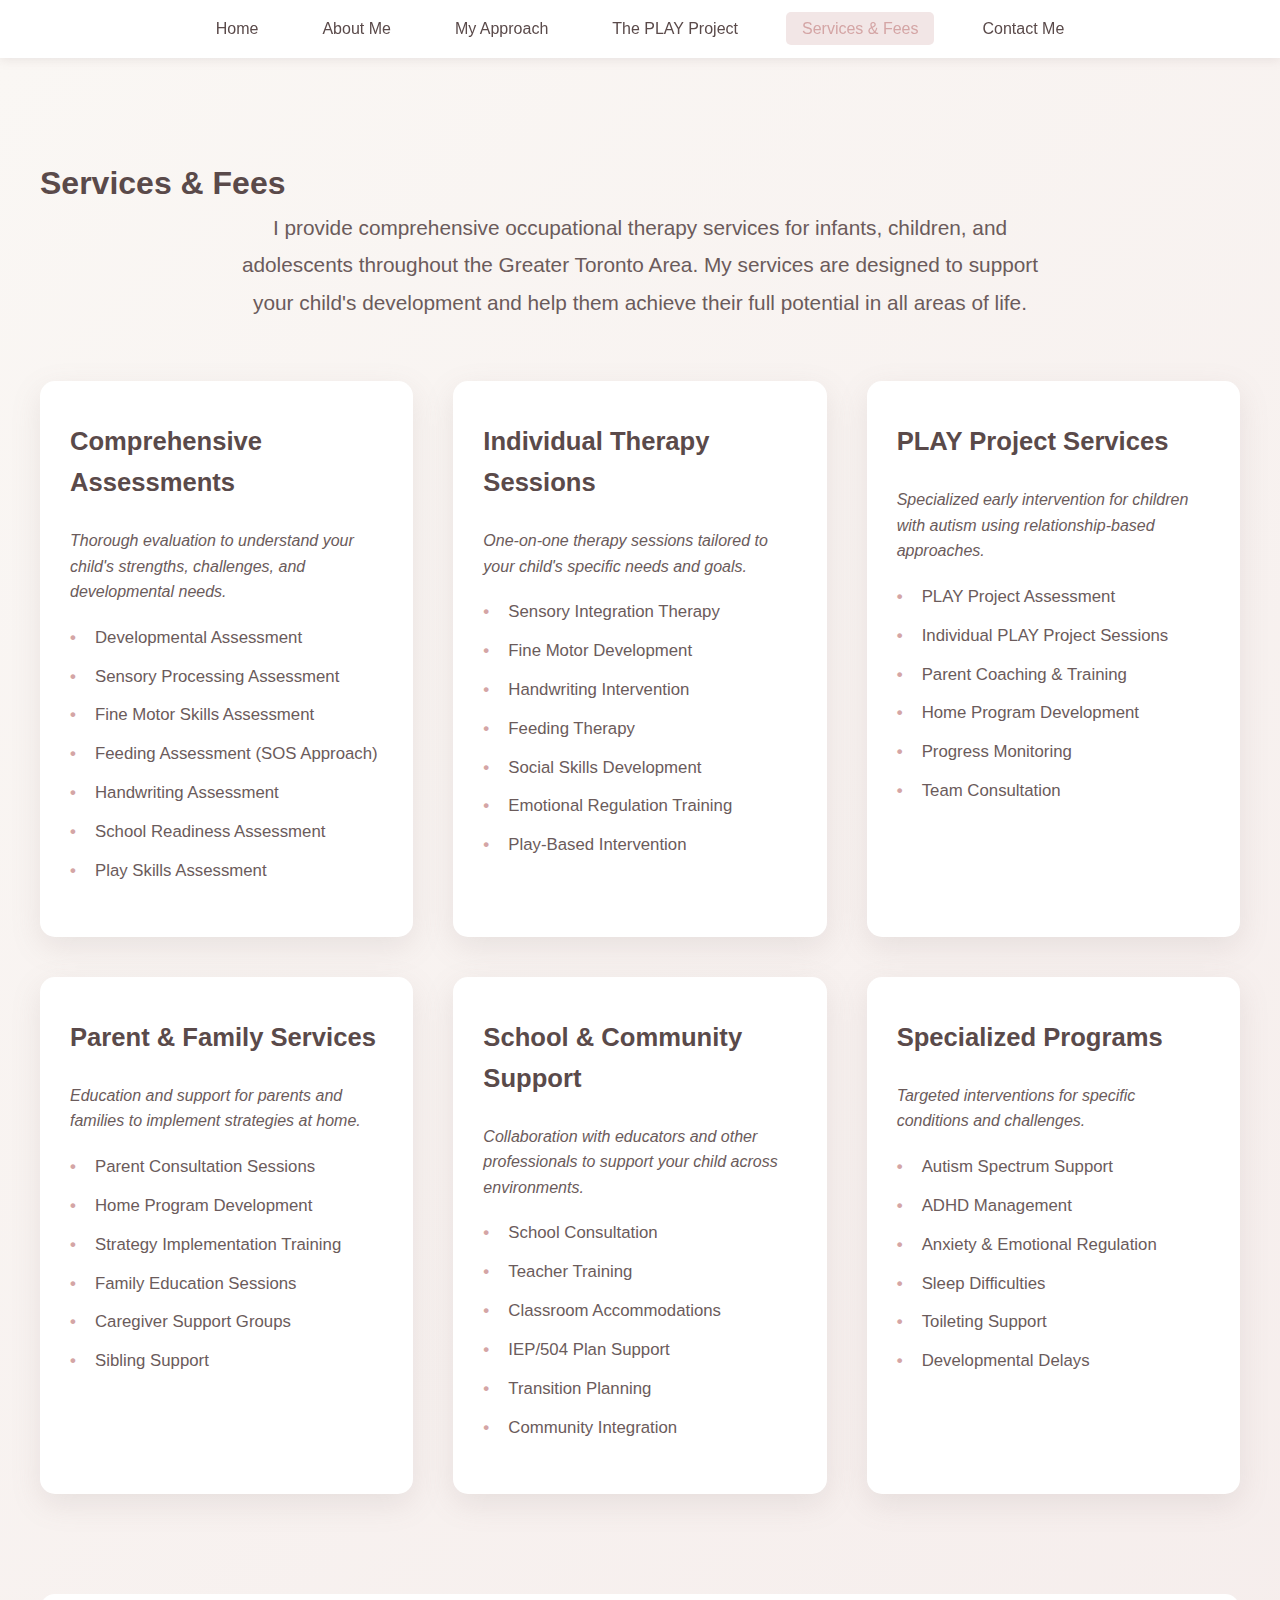
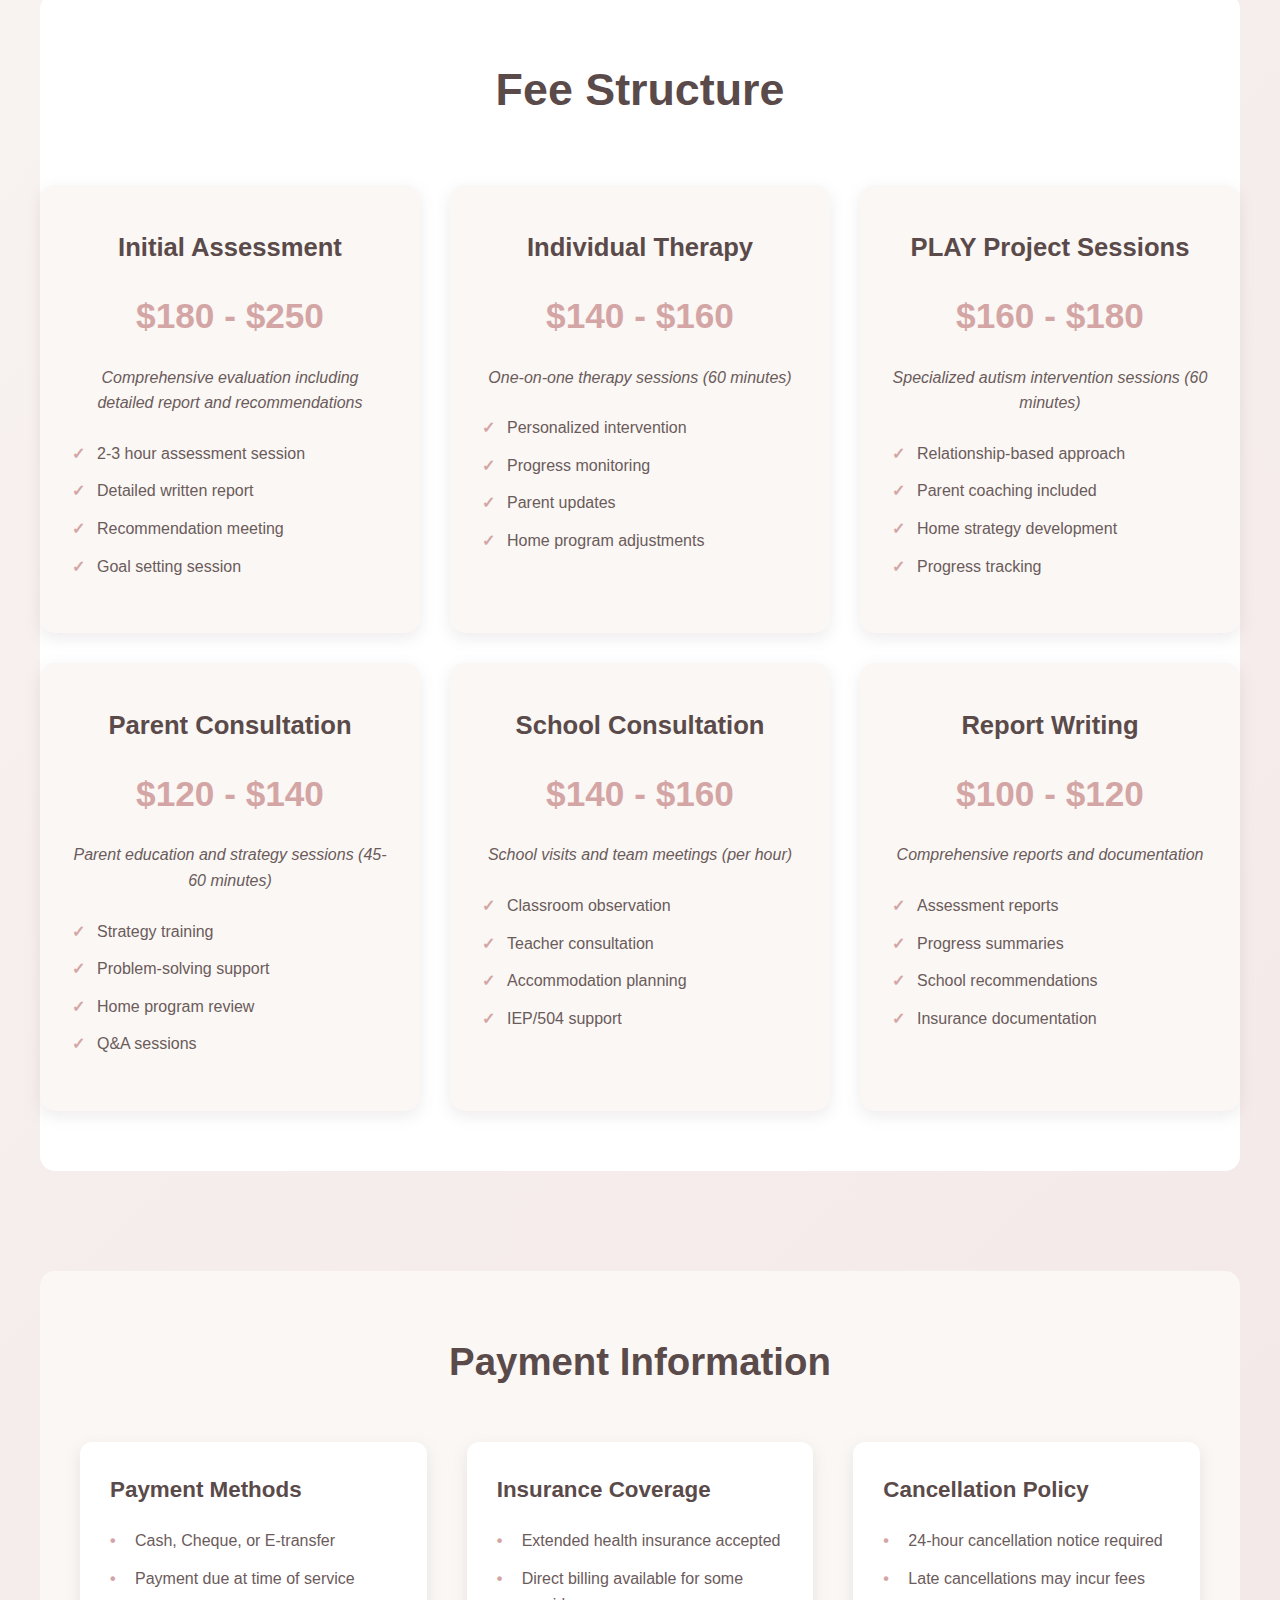
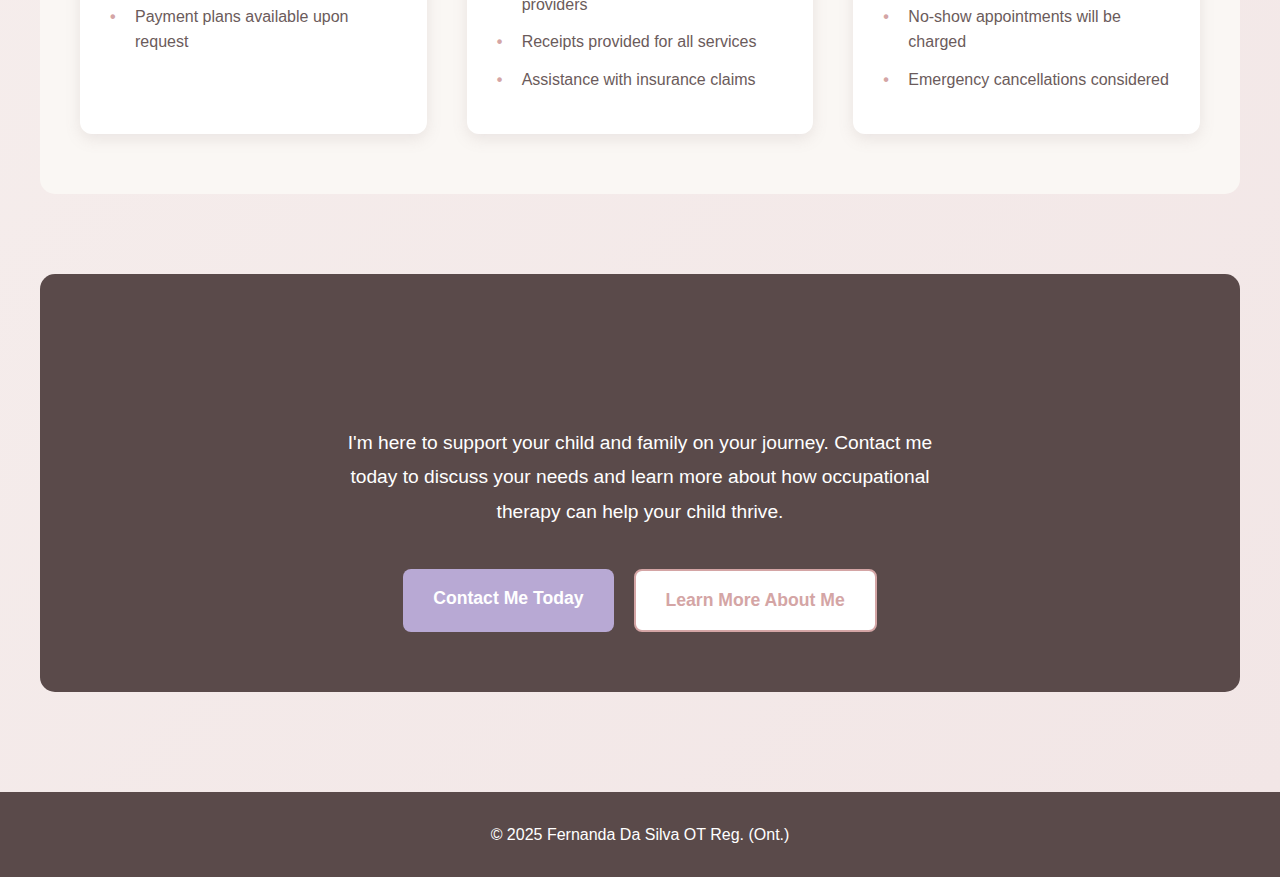
<file: services.html>
<!DOCTYPE html>
<html lang="en">
<head>
    <meta charset="UTF-8">
    <meta name="viewport" content="width=device-width, initial-scale=1.0">
    <title>Services & Fees - Fernanda Da Silva OT</title>
    <meta name="description" content="Comprehensive occupational therapy services for children and families in the Greater Toronto Area. View our services and fee structure.">
    <meta name="keywords" content="occupational therapy services, pediatric therapy, assessment, intervention, consultation, fees, GTA">
    <meta name="author" content="Fernanda Da Silva, OT Reg. (Ont.)">
    <meta name="robots" content="index, follow">
    
    <link rel="stylesheet" href="css/styles.css">
    <link rel="preload" href="css/styles.css" as="style">
</head>
<body>
    <header>
        <nav class="main-nav">
            <ul>
                <li><a href="index.html">Home</a></li>
                <li><a href="about.html">About Me</a></li>
                <li><a href="approach.html">My Approach</a></li>
                <li><a href="play-project.html">The PLAY Project</a></li>
                <li><a href="services.html" class="active">Services & Fees</a></li>
                <li><a href="contact.html">Contact Me</a></li>
            </ul>
        </nav>
    </header>

    <main>
        <!-- Services & Fees Section -->
        <section class="services-section">
            <div class="services-content">
                <h1>Services & Fees</h1>
                
                <div class="services-intro">
                    <p class="lead">
                        I provide comprehensive occupational therapy services for infants, children, and adolescents throughout the Greater Toronto Area. 
                        My services are designed to support your child's development and help them achieve their full potential in all areas of life.
                    </p>
                </div>

                <div class="services-grid">
                    <div class="service-category">
                        <h3>Comprehensive Assessments</h3>
                        <p>Thorough evaluation to understand your child's strengths, challenges, and developmental needs.</p>
                        <ul>
                            <li>Developmental Assessment</li>
                            <li>Sensory Processing Assessment</li>
                            <li>Fine Motor Skills Assessment</li>
                            <li>Feeding Assessment (SOS Approach)</li>
                            <li>Handwriting Assessment</li>
                            <li>School Readiness Assessment</li>
                            <li>Play Skills Assessment</li>
                        </ul>
                    </div>
                    <div class="service-category">
                        <h3>Individual Therapy Sessions</h3>
                        <p>One-on-one therapy sessions tailored to your child's specific needs and goals.</p>
                        <ul>
                            <li>Sensory Integration Therapy</li>
                            <li>Fine Motor Development</li>
                            <li>Handwriting Intervention</li>
                            <li>Feeding Therapy</li>
                            <li>Social Skills Development</li>
                            <li>Emotional Regulation Training</li>
                            <li>Play-Based Intervention</li>
                        </ul>
                    </div>
                    <div class="service-category">
                        <h3>PLAY Project Services</h3>
                        <p>Specialized early intervention for children with autism using relationship-based approaches.</p>
                        <ul>
                            <li>PLAY Project Assessment</li>
                            <li>Individual PLAY Project Sessions</li>
                            <li>Parent Coaching & Training</li>
                            <li>Home Program Development</li>
                            <li>Progress Monitoring</li>
                            <li>Team Consultation</li>
                        </ul>
                    </div>
                    <div class="service-category">
                        <h3>Parent & Family Services</h3>
                        <p>Education and support for parents and families to implement strategies at home.</p>
                        <ul>
                            <li>Parent Consultation Sessions</li>
                            <li>Home Program Development</li>
                            <li>Strategy Implementation Training</li>
                            <li>Family Education Sessions</li>
                            <li>Caregiver Support Groups</li>
                            <li>Sibling Support</li>
                        </ul>
                    </div>
                    <div class="service-category">
                        <h3>School & Community Support</h3>
                        <p>Collaboration with educators and other professionals to support your child across environments.</p>
                        <ul>
                            <li>School Consultation</li>
                            <li>Teacher Training</li>
                            <li>Classroom Accommodations</li>
                            <li>IEP/504 Plan Support</li>
                            <li>Transition Planning</li>
                            <li>Community Integration</li>
                        </ul>
                    </div>
                    <div class="service-category">
                        <h3>Specialized Programs</h3>
                        <p>Targeted interventions for specific conditions and challenges.</p>
                        <ul>
                            <li>Autism Spectrum Support</li>
                            <li>ADHD Management</li>
                            <li>Anxiety & Emotional Regulation</li>
                            <li>Sleep Difficulties</li>
                            <li>Toileting Support</li>
                            <li>Developmental Delays</li>
                        </ul>
                    </div>
                </div>

                <div class="pricing-section">
                    <h2>Fee Structure</h2>
                    <div class="pricing-grid">
                        <div class="pricing-item">
                            <h3>Initial Assessment</h3>
                            <div class="price">$180 - $250</div>
                            <p>Comprehensive evaluation including detailed report and recommendations</p>
                            <ul>
                                <li>2-3 hour assessment session</li>
                                <li>Detailed written report</li>
                                <li>Recommendation meeting</li>
                                <li>Goal setting session</li>
                            </ul>
                        </div>
                        <div class="pricing-item">
                            <h3>Individual Therapy</h3>
                            <div class="price">$140 - $160</div>
                            <p>One-on-one therapy sessions (60 minutes)</p>
                            <ul>
                                <li>Personalized intervention</li>
                                <li>Progress monitoring</li>
                                <li>Parent updates</li>
                                <li>Home program adjustments</li>
                            </ul>
                        </div>
                        <div class="pricing-item">
                            <h3>PLAY Project Sessions</h3>
                            <div class="price">$160 - $180</div>
                            <p>Specialized autism intervention sessions (60 minutes)</p>
                            <ul>
                                <li>Relationship-based approach</li>
                                <li>Parent coaching included</li>
                                <li>Home strategy development</li>
                                <li>Progress tracking</li>
                            </ul>
                        </div>
                        <div class="pricing-item">
                            <h3>Parent Consultation</h3>
                            <div class="price">$120 - $140</div>
                            <p>Parent education and strategy sessions (45-60 minutes)</p>
                            <ul>
                                <li>Strategy training</li>
                                <li>Problem-solving support</li>
                                <li>Home program review</li>
                                <li>Q&A sessions</li>
                            </ul>
                        </div>
                        <div class="pricing-item">
                            <h3>School Consultation</h3>
                            <div class="price">$140 - $160</div>
                            <p>School visits and team meetings (per hour)</p>
                            <ul>
                                <li>Classroom observation</li>
                                <li>Teacher consultation</li>
                                <li>Accommodation planning</li>
                                <li>IEP/504 support</li>
                            </ul>
                        </div>
                        <div class="pricing-item">
                            <h3>Report Writing</h3>
                            <div class="price">$100 - $120</div>
                            <p>Comprehensive reports and documentation</p>
                            <ul>
                                <li>Assessment reports</li>
                                <li>Progress summaries</li>
                                <li>School recommendations</li>
                                <li>Insurance documentation</li>
                            </ul>
                        </div>
                    </div>
                </div>

                <div class="payment-info">
                    <h2>Payment Information</h2>
                    <div class="payment-details">
                        <div class="payment-item">
                            <h3>Payment Methods</h3>
                            <ul>
                                <li>Cash, Cheque, or E-transfer</li>
                                <li>Payment due at time of service</li>
                                <li>Payment plans available upon request</li>
                            </ul>
                        </div>
                        <div class="payment-item">
                            <h3>Insurance Coverage</h3>
                            <ul>
                                <li>Extended health insurance accepted</li>
                                <li>Direct billing available for some providers</li>
                                <li>Receipts provided for all services</li>
                                <li>Assistance with insurance claims</li>
                            </ul>
                        </div>
                        <div class="payment-item">
                            <h3>Cancellation Policy</h3>
                            <ul>
                                <li>24-hour cancellation notice required</li>
                                <li>Late cancellations may incur fees</li>
                                <li>No-show appointments will be charged</li>
                                <li>Emergency cancellations considered</li>
                            </ul>
                        </div>
                    </div>
                </div>

                <div class="contact-section-services">
                    <h2>Ready to Get Started?</h2>
                    <p>
                        I'm here to support your child and family on your journey. Contact me today to discuss your needs 
                        and learn more about how occupational therapy can help your child thrive.
                    </p>
                    <div class="contact-cta">
                        <a href="contact.html" class="cta-button primary">Contact Me Today</a>
                        <a href="about.html" class="cta-button secondary">Learn More About Me</a>
                    </div>
                </div>
            </div>
        </section>
    </main>

    <footer>
        <p>&copy; 2025 Fernanda Da Silva OT Reg. (Ont.)</p>
    </footer>

    <script src="js/navigation.js"></script>
</body>
</html>
</file>
<file: css/styles.css>
/* Basic reset and layout */
* {
    margin: 0;
    padding: 0;
    box-sizing: border-box;
}

:root {
    --primary-color: #d4a5a5;          /* Soft dusty rose */
    --secondary-color: #b8a9d4;        /* Soft lavender */
    --accent-color: #c6aa5d;           /* Burnt orange */
    --warm-cream: #faf7f4;             /* Warm cream background */
    --light-rose: #f2e6e6;             /* Light rose background */
    --soft-lavender: #f0edfa;          /* Soft lavender background */
    --text-primary: #5a4a4a;           /* Warm brown-gray text */
    --text-secondary: #6b5b5b;         /* Medium warm gray */
    --text-light: #8a7a7a;             /* Light warm gray */
    --white: #ffffff;
    --shadow-color: rgba(138, 122, 122, 0.15);
    --gradient-start: #faf7f4;
    --gradient-end: #f2e6e6;
}

body {
    font-family: -apple-system, BlinkMacSystemFont, 'Segoe UI', Roboto, Oxygen, Ubuntu, Cantarell, sans-serif;
    line-height: 1.6;
    color: var(--text-primary);
    background-color: var(--white);
    scroll-behavior: smooth;
}

/* Navigation */
.main-nav {
    background-color: var(--white);
    box-shadow: 0 2px 10px var(--shadow-color);
    position: sticky;
    top: 0;
    z-index: 100;
}

.main-nav ul {
    list-style: none;
    display: flex;
    justify-content: center;
    align-items: center;
    padding: 1rem;
    max-width: 1200px;
    margin: 0 auto;
    flex-wrap: wrap;
}

.main-nav li {
    margin: 0 1rem;
}

.main-nav a {
    text-decoration: none;
    color: var(--text-primary);
    font-weight: 500;
    padding: 0.5rem 1rem;
    border-radius: 5px;
    transition: all 0.3s ease;
    position: relative;
}

.main-nav a:hover {
    color: var(--primary-color);
    background-color: var(--light-rose);
}

.main-nav a.active {
    color: var(--primary-color);
    background-color: var(--light-rose);
}

/* Hero section */
.hero-section {
    background: linear-gradient(135deg, var(--gradient-start) 0%, var(--gradient-end) 100%);
    min-height: 100vh;
    display: flex;
    align-items: center;
    justify-content: center;
    padding: 0;
}

.hero-content {
    display: grid;
    grid-template-columns: 1fr 1fr;
    width: 100%;
    max-width: 1400px;
    min-height: 100vh;
    margin: 0 auto;
}

.hero-text {
    padding: 60px 40px;
    display: flex;
    flex-direction: column;
    justify-content: center;
    text-align: left;
}

.hero-section h1 {
    font-size: 3.5rem;
    color: var(--text-primary);
    margin-bottom: 10px;
    font-weight: 700;
    letter-spacing: -0.02em;
}

.hero-section h2 {
    font-size: 1.8rem;
    color: var(--primary-color);
    margin-bottom: 30px;
    font-weight: 400;
}

.hero-image {
    display: flex;
    align-items: center;
    justify-content: center;
    overflow: hidden;
    position: relative;
}

.headshot-fullscreen {
    width: 100%;
    height: 100vh;
    object-fit: cover;
    object-position: center;
    transition: transform 0.3s ease;
}

.headshot-fullscreen:hover {
    transform: scale(1.02);
}

.headshot {
    width: 280px;
    height: 280px;
    border-radius: 50%;
    object-fit: cover;
    border: 6px solid var(--white);
    box-shadow: 0 15px 40px var(--shadow-color);
    transition: transform 0.3s ease;
}

.headshot:hover {
    transform: scale(1.02);
}

.headshot-large {
    width: 400px;
    height: 400px;
    border-radius: 50%;
    object-fit: cover;
    border: 8px solid var(--white);
    box-shadow: 0 20px 60px var(--shadow-color);
    transition: transform 0.3s ease;
}

.headshot-large:hover {
    transform: scale(1.02);
}

.hero-description {
    font-size: 1.2rem;
    line-height: 1.8;
    margin-bottom: 25px;
    color: var(--text-secondary);
}

.hero-cta {
    margin-top: 40px;
    display: flex;
    gap: 20px;
    flex-wrap: wrap;
}

.certifications {
    display: flex;
    justify-content: center;
    align-items: center;
    gap: 40px;
    margin-top: 50px;
}

.cert-logo {
    height: 70px;
    width: auto;
    transition: transform 0.3s ease;
}

.cert-logo:hover {
    transform: scale(1.1);
}

/* Expertise section (on home page) */
.expertise-section {
    padding: 100px 20px;
    background-color: var(--white);
}

.expertise-content {
    max-width: 1200px;
    margin: 0 auto;
    text-align: center;
}

.expertise-section h2 {
    font-size: 2.8rem;
    color: var(--text-primary);
    margin-bottom: 60px;
    font-weight: 700;
}

.expertise-section .expertise-grid {
    display: grid;
    grid-template-columns: repeat(auto-fit, minmax(350px, 1fr));
    gap: 30px;
    margin-top: 40px;
}

.expertise-section .expertise-item {
    background-color: var(--soft-lavender);
    padding: 30px;
    border-radius: 15px;
    text-align: left;
    border: 2px solid transparent;
    transition: all 0.3s ease;
    box-shadow: 0 5px 15px var(--shadow-color);
    cursor: pointer;
    min-height: 120px;
    display: flex;
    flex-direction: column;
    justify-content: center;
}

.expertise-section .expertise-item:hover {
    border-color: var(--primary-color);
    transform: translateY(-5px);
    box-shadow: 0 10px 30px var(--shadow-color);
    background-color: var(--white);
    min-height: 180px;
}

.expertise-section .expertise-item h3 {
    font-size: 1.4rem;
    color: var(--text-primary);
    margin-bottom: 0;
    font-weight: 600;
    transition: margin-bottom 0.3s ease;
}

.expertise-section .expertise-item:hover h3 {
    margin-bottom: 15px;
}

.expertise-section .expertise-item p {
    color: var(--text-secondary);
    line-height: 1.6;
    opacity: 0;
    max-height: 0;
    overflow: hidden;
    transition: all 0.3s ease;
    margin-top: 0;
}

.expertise-section .expertise-item:hover p {
    opacity: 1;
    max-height: 100px;
    margin-top: 10px;
}

/* Certifications section */
.certifications-section {
    padding: 100px 20px;
    background: linear-gradient(135deg, var(--warm-cream) 0%, var(--light-rose) 100%);
}

.certifications-content {
    max-width: 1000px;
    margin: 0 auto;
    text-align: center;
}

.certifications-section h2 {
    font-size: 2.8rem;
    color: var(--text-primary);
    margin-bottom: 60px;
    font-weight: 700;
}

.certifications-grid {
    display: grid;
    grid-template-columns: repeat(auto-fit, minmax(400px, 1fr));
    gap: 40px;
    margin-bottom: 60px;
}

.certification-item {
    background-color: var(--white);
    padding: 40px;
    border-radius: 15px;
    box-shadow: 0 10px 30px var(--shadow-color);
    transition: transform 0.3s ease;
    text-align: center;
}

.certification-item:hover {
    transform: translateY(-5px);
}

.cert-logo-large {
    height: 90px;
    width: auto;
    margin-bottom: 20px;
    transition: transform 0.3s ease;
}

.cert-logo-large:hover {
    transform: scale(1.1);
}

.certification-item h3 {
    font-size: 1.6rem;
    color: var(--text-primary);
    margin-bottom: 15px;
    font-weight: 600;
}

.certification-item p {
    color: var(--text-secondary);
    line-height: 1.6;
}

.credentials-summary {
    background-color: var(--white);
    padding: 40px;
    border-radius: 15px;
    box-shadow: 0 10px 30px var(--shadow-color);
}

.credentials-summary h3 {
    font-size: 1.8rem;
    color: var(--text-primary);
    margin-bottom: 20px;
    font-weight: 600;
}

.credentials-summary p {
    color: var(--text-secondary);
    line-height: 1.6;
    margin-bottom: 10px;
}

.registration-number {
    font-weight: 600;
    color: var(--primary-color);
}

/* Call to Action section */
.cta-section {
    padding: 100px 20px;
    background-color: var(--primary-color);
    color: var(--white);
}

.cta-content {
    max-width: 800px;
    margin: 0 auto;
    text-align: center;
}

.cta-section h2 {
    font-size: 2.8rem;
    margin-bottom: 30px;
    font-weight: 700;
}

.cta-section p {
    font-size: 1.2rem;
    margin-bottom: 40px;
    line-height: 1.6;
}

.cta-buttons {
    display: flex;
    justify-content: center;
    gap: 20px;
    flex-wrap: wrap;
}

.cta-button {
    display: inline-block;
    padding: 15px 30px;
    border-radius: 8px;
    text-decoration: none;
    font-weight: 600;
    font-size: 1.1rem;
    transition: all 0.3s ease;
    min-width: 150px;
    text-align: center;
}

.cta-button.primary {
    background-color: var(--secondary-color);
    color: var(--white);
}

.cta-button.primary:hover {
    background-color: var(--accent-color);
    transform: translateY(-2px);
}

.cta-button.secondary {
    background-color: var(--white);
    color: var(--primary-color);
    border: 2px solid var(--primary-color);
}

.cta-button.secondary:hover {
    background-color: var(--primary-color);
    color: var(--white);
    transform: translateY(-2px);
}

/* About Me section */
.about-section {
    padding: 0;
    background-color: var(--white);
}

.about-content {
    max-width: none;
    margin: 0;
}

.about-intro {
    display: grid;
    grid-template-columns: 1fr 1fr;
    width: 100%;
    min-height: 100vh;
    margin-bottom: 0;
}

.about-image {
    display: flex;
    align-items: center;
    justify-content: center;
    overflow: hidden;
    position: relative;
    background: linear-gradient(135deg, var(--gradient-start) 0%, var(--gradient-end) 100%);
}

.about-image img {
    width: 100%;
    height: 100vh;
    object-fit: cover;
    object-position: center;
    transition: transform 0.3s ease;
}

.about-image img:hover {
    transform: scale(1.02);
}

.about-text-intro {
    padding: 60px 50px;
    display: flex;
    flex-direction: column;
    justify-content: flex-start;
    background-color: var(--white);
}

.about-text-intro h1 {
    font-size: 2.8rem;
    color: var(--text-primary);
    margin-bottom: 25px;
    font-weight: 700;
    letter-spacing: -0.02em;
}

.about-text-intro h2 {
    font-size: 1.6rem;
    color: var(--text-primary);
    margin: 30px 0 15px 0;
    font-weight: 600;
}

.about-text-intro h2:first-of-type {
    margin-top: 25px;
}

.about-text-intro .lead {
    font-size: 1.3rem;
    line-height: 1.7;
    color: var(--text-secondary);
    margin-bottom: 20px;
}

.about-text-intro p {
    font-size: 1.1rem;
    line-height: 1.7;
    color: var(--text-secondary);
    margin-bottom: 20px;
}

.about-content-sections {
    max-width: 1000px;
    margin: 0 auto;
    padding: 80px 20px;
    background-color: var(--white);
    border-top: 1px solid var(--light-rose);
}

.about-section h2 {
    font-size: 2.8rem;
    color: var(--text-primary);
    margin-bottom: 30px;
    font-weight: 700;
    margin-top: 60px;
}

.about-section h2:first-child {
    margin-top: 0;
}

.about-text p {
    font-size: 1.1rem;
    line-height: 1.8;
    margin-bottom: 30px;
    color: var(--text-secondary);
}

.about-text h3 {
    font-size: 1.8rem;
    color: var(--text-primary);
    margin: 40px 0 20px 0;
    font-weight: 600;
}

.about-text ul {
    list-style: none;
    text-align: left;
    max-width: 600px;
    margin: 0 auto;
}

.about-text li {
    margin-bottom: 15px;
    padding-left: 25px;
    position: relative;
    font-size: 1.05rem;
    color: var(--text-secondary);
}

.about-text li:before {
    content: "✓";
    color: var(--accent-color);
    font-weight: bold;
    position: absolute;
    left: 0;
}

.education-grid {
    display: grid;
    grid-template-columns: repeat(auto-fit, minmax(400px, 1fr));
    gap: 40px;
    margin: 30px 0;
}

.education-item {
    background-color: var(--light-rose);
    padding: 30px;
    border-radius: 12px;
    border-left: 4px solid var(--primary-color);
}

.education-item h3 {
    font-size: 1.4rem;
    color: var(--text-primary);
    margin-bottom: 20px;
    font-weight: 600;
}

.education-item ul {
    list-style: none;
    padding: 0;
}

.education-item li {
    margin-bottom: 15px;
    padding: 0;
    position: relative;
    font-size: 1.05rem;
    color: var(--text-secondary);
    line-height: 1.6;
}

.education-item li:before {
    display: none;
}

.training-highlights {
    display: grid;
    grid-template-columns: repeat(auto-fit, minmax(300px, 1fr));
    gap: 30px;
    margin: 40px 0;
}

.training-item {
    background-color: var(--white);
    padding: 30px;
    border-radius: 12px;
    box-shadow: 0 5px 15px var(--shadow-color);
    border-top: 4px solid var(--secondary-color);
    transition: transform 0.3s ease;
}

.training-item:hover {
    transform: translateY(-5px);
}

.training-item h3 {
    font-size: 1.3rem;
    color: var(--text-primary);
    margin-bottom: 15px;
    font-weight: 600;
}

.training-item p {
    color: var(--text-secondary);
    line-height: 1.6;
    margin: 0;
}

/* My Approach section */
.approach-section {
    padding: 100px 20px;
    background: linear-gradient(135deg, var(--soft-lavender) 0%, var(--warm-cream) 100%);
}

.approach-content {
    max-width: 1000px;
    margin: 0 auto;
    text-align: center;
}

.approach-section h2 {
    font-size: 2.8rem;
    color: var(--text-primary);
    margin-bottom: 50px;
    font-weight: 700;
}

.approach-intro .lead {
    font-size: 1.3rem;
    line-height: 1.8;
    margin-bottom: 50px;
    color: var(--text-secondary);
    text-align: center;
}

.approach-philosophy {
    margin-bottom: 60px;
    text-align: center;
}

.approach-philosophy h2 {
    font-size: 2.4rem;
    color: var(--text-primary);
    margin-bottom: 30px;
    font-weight: 600;
}

.approach-philosophy p {
    font-size: 1.2rem;
    line-height: 1.8;
    color: var(--text-secondary);
    max-width: 800px;
    margin: 0 auto;
}

.approach-pillars {
    display: grid;
    grid-template-columns: repeat(auto-fit, minmax(300px, 1fr));
    gap: 40px;
    margin-top: 50px;
}

.pillar {
    background-color: var(--white);
    padding: 40px 30px;
    border-radius: 15px;
    box-shadow: 0 10px 30px var(--shadow-color);
    transition: transform 0.3s ease;
    text-align: center;
}

.pillar:hover {
    transform: translateY(-5px);
}

.pillar-icon {
    font-size: 3rem;
    margin-bottom: 20px;
}

.pillar h2 {
    font-size: 1.6rem;
    color: var(--text-primary);
    margin-bottom: 20px;
    font-weight: 600;
}

.pillar p {
    font-size: 1.05rem;
    line-height: 1.7;
    color: var(--text-secondary);
    text-align: left;
    margin-bottom: 20px;
}

.pillar-details {
    list-style: none;
    padding: 0;
    text-align: left;
}

.pillar-details li {
    margin-bottom: 10px;
    padding-left: 25px;
    position: relative;
    font-size: 1rem;
    color: var(--text-secondary);
}

.pillar-details li:before {
    content: "•";
    color: var(--accent-color);
    font-weight: bold;
    position: absolute;
    left: 0;
}

.approach-methods {
    margin: 80px 0;
}

.approach-methods h2 {
    font-size: 2.4rem;
    color: var(--text-primary);
    margin-bottom: 30px;
    font-weight: 600;
    text-align: center;
}

.approach-methods > p {
    font-size: 1.2rem;
    line-height: 1.8;
    color: var(--text-secondary);
    text-align: center;
    max-width: 800px;
    margin: 0 auto 50px auto;
}

.methods-grid {
    display: grid;
    grid-template-columns: repeat(auto-fit, minmax(350px, 1fr));
    gap: 30px;
    margin-top: 40px;
}

.method-item {
    background-color: var(--warm-cream);
    padding: 30px;
    border-radius: 12px;
    border-left: 4px solid var(--secondary-color);
    transition: transform 0.3s ease;
}

.method-item:hover {
    transform: translateY(-3px);
}

.method-item h3 {
    font-size: 1.4rem;
    color: var(--text-primary);
    margin-bottom: 15px;
    font-weight: 600;
}

.method-item p {
    color: var(--text-secondary);
    line-height: 1.6;
    margin: 0;
}

.approach-outcomes {
    margin-top: 80px;
}

.approach-outcomes h2 {
    font-size: 2.4rem;
    color: var(--text-primary);
    margin-bottom: 50px;
    font-weight: 600;
    text-align: center;
}

.outcomes-grid {
    display: grid;
    grid-template-columns: repeat(auto-fit, minmax(300px, 1fr));
    gap: 30px;
}

.outcome-item {
    background-color: var(--white);
    padding: 30px;
    border-radius: 12px;
    box-shadow: 0 5px 15px var(--shadow-color);
    border-top: 4px solid var(--accent-color);
    transition: transform 0.3s ease;
}

.outcome-item:hover {
    transform: translateY(-3px);
}

.outcome-item h3 {
    font-size: 1.3rem;
    color: var(--text-primary);
    margin-bottom: 15px;
    font-weight: 600;
}

.outcome-item p {
    color: var(--text-secondary);
    line-height: 1.6;
    margin: 0;
}

/* The PLAY Project section */
.play-project-section {
    padding: 100px 20px;
    background-color: var(--white);
}

.play-project-content {
    max-width: 900px;
    margin: 0 auto;
    text-align: center;
}

.play-project-section h2 {
    font-size: 2.8rem;
    color: var(--text-primary);
    margin-bottom: 50px;
    font-weight: 700;
}

.play-project-intro {
    margin-bottom: 60px;
}

.intro-content {
    display: flex;
    align-items: center;
    gap: 50px;
    flex-wrap: wrap;
    justify-content: center;
}

.play-project-intro .lead {
    font-size: 1.3rem;
    line-height: 1.8;
    color: var(--text-secondary);
    flex: 1;
    min-width: 400px;
}

.play-logo-section {
    flex-shrink: 0;
}

.play-logo-large {
    height: 120px;
    width: auto;
    transition: transform 0.3s ease;
}

.play-logo-large:hover {
    transform: scale(1.05);
}

.play-project-overview {
    margin-bottom: 80px;
    text-align: center;
}

.play-project-overview h2 {
    font-size: 2.4rem;
    color: var(--text-primary);
    margin-bottom: 30px;
    font-weight: 600;
}

.play-project-overview p {
    font-size: 1.2rem;
    line-height: 1.8;
    color: var(--text-secondary);
    max-width: 800px;
    margin: 0 auto 25px auto;
}

.play-project-details {
    text-align: left;
    max-width: 800px;
    margin: 0 auto;
}

.play-project-details h3 {
    font-size: 1.8rem;
    color: var(--text-primary);
    margin: 40px 0 20px 0;
    font-weight: 600;
}

.play-project-details p {
    font-size: 1.1rem;
    line-height: 1.8;
    margin-bottom: 25px;
    color: var(--text-secondary);
}

.play-project-details ul {
    list-style: none;
    margin-bottom: 30px;
}

.play-project-details li {
    margin-bottom: 12px;
    padding-left: 25px;
    position: relative;
    font-size: 1.05rem;
    color: var(--text-secondary);
}

.play-project-details li:before {
    content: "→";
    color: var(--primary-color);
    font-weight: bold;
    position: absolute;
    left: 0;
}

.play-methodology {
    margin-bottom: 80px;
}

.play-methodology h2 {
    font-size: 2.4rem;
    color: var(--text-primary);
    margin-bottom: 50px;
    font-weight: 600;
    text-align: center;
}

.methodology-grid {
    display: grid;
    grid-template-columns: repeat(auto-fit, minmax(300px, 1fr));
    gap: 30px;
}

.methodology-item {
    background-color: var(--white);
    padding: 30px;
    border-radius: 12px;
    box-shadow: 0 5px 15px var(--shadow-color);
    text-align: center;
    transition: transform 0.3s ease;
}

.methodology-item:hover {
    transform: translateY(-5px);
}

.method-icon {
    font-size: 2.5rem;
    margin-bottom: 20px;
}

.methodology-item h3 {
    font-size: 1.4rem;
    color: var(--text-primary);
    margin-bottom: 15px;
    font-weight: 600;
}

.methodology-item p {
    color: var(--text-secondary);
    line-height: 1.6;
}

.play-process {
    margin-bottom: 80px;
}

.play-process h2 {
    font-size: 2.4rem;
    color: var(--text-primary);
    margin-bottom: 50px;
    font-weight: 600;
    text-align: center;
}

.process-steps {
    display: grid;
    grid-template-columns: repeat(auto-fit, minmax(400px, 1fr));
    gap: 30px;
}

.step-item {
    background-color: var(--warm-cream);
    padding: 30px;
    border-radius: 12px;
    border-left: 4px solid var(--primary-color);
    position: relative;
    display: flex;
    align-items: flex-start;
    gap: 20px;
}

.step-number {
    background-color: var(--primary-color);
    color: var(--white);
    width: 40px;
    height: 40px;
    border-radius: 50%;
    display: flex;
    align-items: center;
    justify-content: center;
    font-weight: bold;
    font-size: 1.2rem;
    flex-shrink: 0;
}

.step-item div:not(.step-number) {
    flex: 1;
}

.step-item h3 {
    font-size: 1.4rem;
    color: var(--text-primary);
    margin-bottom: 15px;
    font-weight: 600;
}

.step-item p {
    color: var(--text-secondary);
    line-height: 1.6;
}

.play-benefits {
    margin-bottom: 80px;
}

.play-benefits h2 {
    font-size: 2.4rem;
    color: var(--text-primary);
    margin-bottom: 50px;
    font-weight: 600;
    text-align: center;
}

.benefits-grid {
    display: grid;
    grid-template-columns: repeat(auto-fit, minmax(350px, 1fr));
    gap: 30px;
}

.benefit-item {
    background-color: var(--white);
    padding: 30px;
    border-radius: 12px;
    box-shadow: 0 5px 15px var(--shadow-color);
    border-top: 4px solid var(--primary-color);
    transition: transform 0.3s ease;
}

.benefit-item:hover {
    transform: translateY(-3px);
}

.benefit-item h3 {
    font-size: 1.3rem;
    color: var(--text-primary);
    margin-bottom: 15px;
    font-weight: 600;
}

.benefit-item p {
    color: var(--text-secondary);
    line-height: 1.6;
}

.certification-details {
    margin-bottom: 80px;
}

.certification-details h2 {
    font-size: 2.4rem;
    color: var(--text-primary);
    margin-bottom: 30px;
    font-weight: 600;
    text-align: center;
}

.certification-content > p {
    font-size: 1.2rem;
    line-height: 1.8;
    color: var(--text-secondary);
    text-align: center;
    max-width: 800px;
    margin: 0 auto 40px auto;
}

.certification-highlights {
    display: grid;
    grid-template-columns: repeat(auto-fit, minmax(300px, 1fr));
    gap: 30px;
}

.cert-highlight {
    background-color: var(--warm-cream);
    padding: 30px;
    border-radius: 12px;
    border-left: 4px solid var(--primary-color);
    transition: transform 0.3s ease;
}

.cert-highlight:hover {
    transform: translateY(-3px);
}

.cert-highlight h3 {
    font-size: 1.3rem;
    color: var(--text-primary);
    margin-bottom: 15px;
    font-weight: 600;
}

.cert-highlight p {
    color: var(--text-secondary);
    line-height: 1.6;
}

.getting-started {
    background-color: var(--warm-cream);
    padding: 60px 40px;
    border-radius: 15px;
    text-align: center;
}

.getting-started h2 {
    font-size: 2.4rem;
    color: var(--text-primary);
    margin-bottom: 30px;
    font-weight: 600;
}

.getting-started-text {
    font-size: 1.2rem;
    line-height: 1.8;
    color: var(--text-secondary);
    max-width: 600px;
    margin: 0 auto 40px auto;
}

.contact-cta {
    display: flex;
    justify-content: center;
    gap: 20px;
    flex-wrap: wrap;
}

/* Services & Fees section */
.services-section {
    padding: 100px 20px;
    background: linear-gradient(135deg, var(--warm-cream) 0%, var(--light-rose) 100%);
}

.services-content {
    max-width: 1200px;
    margin: 0 auto;
}

.services-intro {
    text-align: center;
    margin-bottom: 60px;
}

.services-intro .lead {
    font-size: 1.3rem;
    line-height: 1.8;
    color: var(--text-secondary);
    max-width: 800px;
    margin: 0 auto;
}

.services-section h2 {
    text-align: center;
    font-size: 2.8rem;
    color: var(--text-primary);
    margin-bottom: 60px;
    font-weight: 700;
}

.services-grid {
    display: grid;
    grid-template-columns: repeat(auto-fit, minmax(350px, 1fr));
    gap: 40px;
    margin-bottom: 80px;
}

.service-category {
    background-color: var(--white);
    padding: 40px 30px;
    border-radius: 15px;
    box-shadow: 0 10px 30px var(--shadow-color);
    transition: transform 0.3s ease;
}

.service-category:hover {
    transform: translateY(-5px);
}

.service-category h3 {
    font-size: 1.6rem;
    color: var(--text-primary);
    margin-bottom: 25px;
    font-weight: 600;
}

.service-category ul {
    list-style: none;
}

.service-category li {
    margin-bottom: 12px;
    padding-left: 25px;
    position: relative;
    font-size: 1.05rem;
    color: var(--text-secondary);
}

.service-category li:before {
    content: "•";
    color: var(--primary-color);
    font-weight: bold;
    position: absolute;
    left: 0;
}

.service-category p {
    color: var(--text-secondary);
    margin-bottom: 20px;
    font-style: italic;
}

.pricing-section {
    margin: 100px 0;
    background-color: var(--white);
    padding: 60px 0;
    border-radius: 15px;
}

.pricing-section h2 {
    text-align: center;
    font-size: 2.8rem;
    color: var(--text-primary);
    margin-bottom: 60px;
    font-weight: 700;
}

.pricing-grid {
    display: grid;
    grid-template-columns: repeat(auto-fit, minmax(350px, 1fr));
    gap: 30px;
}

.pricing-item {
    background-color: var(--warm-cream);
    padding: 40px 30px;
    border-radius: 15px;
    text-align: center;
    border: 2px solid transparent;
    transition: all 0.3s ease;
    box-shadow: 0 5px 15px var(--shadow-color);
}

.pricing-item:hover {
    border-color: var(--primary-color);
    transform: translateY(-5px);
    box-shadow: 0 10px 30px var(--shadow-color);
}

.pricing-item h3 {
    font-size: 1.6rem;
    color: var(--text-primary);
    margin-bottom: 20px;
    font-weight: 600;
}

.price {
    font-size: 2.2rem;
    font-weight: 700;
    color: var(--primary-color);
    margin-bottom: 20px;
}

.pricing-item > p {
    color: var(--text-secondary);
    margin-bottom: 25px;
    font-style: italic;
}

.pricing-item ul {
    list-style: none;
    text-align: left;
    padding: 0;
}

.pricing-item li {
    margin-bottom: 12px;
    padding-left: 25px;
    position: relative;
    font-size: 1rem;
    color: var(--text-secondary);
}

.pricing-item li:before {
    content: "✓";
    color: var(--primary-color);
    font-weight: bold;
    position: absolute;
    left: 0;
}

.payment-info {
    margin: 80px 0;
    background-color: var(--warm-cream);
    padding: 60px 40px;
    border-radius: 15px;
}

.payment-info h2 {
    text-align: center;
    font-size: 2.4rem;
    color: var(--text-primary);
    margin-bottom: 50px;
    font-weight: 600;
}

.payment-details {
    display: grid;
    grid-template-columns: repeat(auto-fit, minmax(300px, 1fr));
    gap: 40px;
}

.payment-item {
    background-color: var(--white);
    padding: 30px;
    border-radius: 12px;
    box-shadow: 0 5px 15px var(--shadow-color);
}

.payment-item h3 {
    font-size: 1.4rem;
    color: var(--text-primary);
    margin-bottom: 20px;
    font-weight: 600;
}

.payment-item ul {
    list-style: none;
    padding: 0;
}

.payment-item li {
    margin-bottom: 12px;
    padding-left: 25px;
    position: relative;
    font-size: 1rem;
    color: var(--text-secondary);
}

.payment-item li:before {
    content: "•";
    color: var(--primary-color);
    font-weight: bold;
    position: absolute;
    left: 0;
}

.contact-section-services {
    background-color: var(--text-primary);
    color: var(--white);
    padding: 60px 40px;
    border-radius: 15px;
    text-align: center;
    margin-top: 60px;
}

.contact-section-services h2 {
    font-size: 2.4rem;
    margin-bottom: 30px;
    font-weight: 600;
}

.contact-section-services p {
    font-size: 1.2rem;
    line-height: 1.8;
    max-width: 600px;
    margin: 0 auto 40px auto;
}

/* Expertise area within services */
.expertise-area {
    margin-bottom: 60px;
}

.expertise-area h3 {
    text-align: center;
    font-size: 2.2rem;
    color: var(--text-primary);
    margin-bottom: 40px;
    font-weight: 600;
}

.expertise-grid {
    display: grid;
    grid-template-columns: repeat(auto-fit, minmax(250px, 1fr));
    gap: 20px;
    max-width: 1000px;
    margin: 0 auto;
}

.expertise-item {
    background-color: var(--white);
    padding: 25px 20px;
    border-radius: 12px;
    text-align: center;
    font-weight: 600;
    color: var(--text-primary);
    border: 2px solid transparent;
    transition: all 0.3s ease;
    box-shadow: 0 5px 15px var(--shadow-color);
}

.expertise-item:hover {
    border-color: var(--primary-color);
    transform: translateY(-3px);
    box-shadow: 0 10px 25px var(--shadow-color);
}

/* Training credentials within services */
.training-credentials {
    background-color: var(--white);
    padding: 50px 40px;
    border-radius: 15px;
    box-shadow: 0 10px 30px var(--shadow-color);
}

.training-credentials h3 {
    font-size: 2rem;
    color: var(--text-primary);
    margin-bottom: 30px;
    font-weight: 600;
    text-align: center;
}

.training-list {
    list-style: none;
    columns: 2;
    column-gap: 40px;
    column-fill: balance;
}

.training-list li {
    margin-bottom: 15px;
    padding-left: 25px;
    position: relative;
    font-size: 1rem;
    color: var(--text-secondary);
    break-inside: avoid;
}

.training-list li:before {
    content: "✓";
    color: var(--primary-color);
    font-weight: bold;
    position: absolute;
    left: 0;
}

/* Contact section */
.contact-section {
    padding: 100px 20px;
    background-color: var(--white);
}

.contact-content {
    max-width: 800px;
    margin: 0 auto;
    text-align: center;
}

.contact-section h2 {
    font-size: 2.8rem;
    color: var(--text-primary);
    margin-bottom: 50px;
    font-weight: 700;
}

.contact-intro {
    text-align: center;
    margin-bottom: 60px;
}

.contact-intro .lead {
    font-size: 1.3rem;
    line-height: 1.8;
    color: var(--text-secondary);
    max-width: 800px;
    margin: 0 auto;
}

.contact-methods {
    display: grid;
    grid-template-columns: repeat(auto-fit, minmax(400px, 1fr));
    gap: 40px;
    margin-bottom: 80px;
}

.contact-method {
    background-color: var(--warm-cream);
    padding: 40px;
    border-radius: 15px;
    text-align: center;
    border: 2px solid transparent;
    transition: all 0.3s ease;
    box-shadow: 0 5px 15px var(--shadow-color);
}

.contact-method:hover {
    border-color: var(--primary-color);
    transform: translateY(-3px);
}

.contact-method h2 {
    font-size: 1.8rem;
    color: var(--text-primary);
    margin-bottom: 20px;
    font-weight: 600;
}

.contact-method p {
    font-size: 1.2rem;
    color: var(--text-secondary);
    margin-bottom: 15px;
    font-weight: 600;
}

.method-description {
    font-size: 1rem !important;
    color: var(--text-secondary) !important;
    font-weight: normal !important;
    font-style: italic;
}

.contact-info {
    margin-bottom: 80px;
}

.info-grid {
    display: grid;
    grid-template-columns: repeat(auto-fit, minmax(300px, 1fr));
    gap: 30px;
}

.info-item {
    background-color: var(--white);
    padding: 30px;
    border-radius: 12px;
    box-shadow: 0 5px 15px var(--shadow-color);
    border-left: 4px solid var(--primary-color);
}

.contact-info h3 {
    font-size: 1.6rem;
    color: var(--text-primary);
    margin: 30px 0 15px 0;
    font-weight: 600;
}

.contact-info h3:first-child {
    margin-top: 0;
}

.contact-info p {
    font-size: 1.1rem;
    color: var(--text-secondary);
    margin-bottom: 20px;
    line-height: 1.7;
}

.contact-info ul {
    list-style: none;
    margin-bottom: 25px;
}

.contact-info li {
    margin-bottom: 10px;
    padding-left: 25px;
    position: relative;
    font-size: 1.05rem;
    color: var(--text-secondary);
}

.contact-info li:before {
    content: "•";
    color: var(--primary-color);
    font-weight: bold;
    position: absolute;
    left: 0;
}

.next-steps {
    margin-bottom: 80px;
}

.next-steps h2 {
    text-align: center;
    font-size: 2.4rem;
    color: var(--text-primary);
    margin-bottom: 50px;
    font-weight: 600;
}

.steps-grid {
    display: grid;
    grid-template-columns: repeat(auto-fit, minmax(300px, 1fr));
    gap: 30px;
}

.step-card {
    background-color: var(--warm-cream);
    padding: 30px;
    border-radius: 12px;
    text-align: center;
    transition: transform 0.3s ease;
    position: relative;
}

.step-card:hover {
    transform: translateY(-5px);
}

.step-card .step-number {
    background-color: var(--primary-color);
    color: var(--white);
    width: 50px;
    height: 50px;
    border-radius: 50%;
    display: flex;
    align-items: center;
    justify-content: center;
    font-weight: bold;
    font-size: 1.4rem;
    margin: 0 auto 20px auto;
}

.step-card h3 {
    font-size: 1.4rem;
    color: var(--text-primary);
    margin-bottom: 15px;
    font-weight: 600;
}

.step-card p {
    color: var(--text-secondary);
    line-height: 1.6;
}

.faq-section {
    margin-bottom: 80px;
}

.faq-section h2 {
    text-align: center;
    font-size: 2.4rem;
    color: var(--text-primary);
    margin-bottom: 50px;
    font-weight: 600;
}

.faq-grid {
    display: grid;
    grid-template-columns: repeat(auto-fit, minmax(400px, 1fr));
    gap: 30px;
}

.faq-item {
    background-color: var(--white);
    padding: 30px;
    border-radius: 12px;
    box-shadow: 0 5px 15px var(--shadow-color);
    border-top: 4px solid var(--primary-color);
}

.faq-item h3 {
    font-size: 1.3rem;
    color: var(--text-primary);
    margin-bottom: 15px;
    font-weight: 600;
}

.faq-item p {
    color: var(--text-secondary);
    line-height: 1.6;
}

.ready-to-connect {
    background-color: var(--warm-cream);
    padding: 60px 40px;
    border-radius: 15px;
    text-align: center;
}

.ready-to-connect h2 {
    font-size: 2.4rem;
    color: var(--text-primary);
    margin-bottom: 30px;
    font-weight: 600;
}

.ready-to-connect p {
    font-size: 1.2rem;
    line-height: 1.8;
    color: var(--text-secondary);
    max-width: 700px;
    margin: 0 auto 40px auto;
}

/* Footer */
footer {
    background-color: var(--text-primary);
    color: var(--white);
    text-align: center;
    padding: 30px 20px;
    font-size: 1rem;
}

/* Responsive Design */
@media (max-width: 768px) {
    .main-nav ul {
        flex-direction: column;
        gap: 0.5rem;
    }
    
    .main-nav li {
        margin: 0.25rem 0;
    }

    .hero-content {
        grid-template-columns: 1fr;
        min-height: auto;
    }

    .hero-text {
        padding: 40px 20px;
        text-align: center;
        order: 2;
    }

    .hero-image {
        order: 1;
        height: 60vh;
    }

    .headshot-fullscreen {
        height: 60vh;
    }

    .hero-section h1 {
        font-size: 2.5rem;
    }

    .hero-section h2 {
        font-size: 1.4rem;
    }

    .hero-cta {
        justify-content: center;
    }

    .headshot {
        width: 220px;
        height: 220px;
    }

    .headshot-large {
        width: 300px;
        height: 300px;
    }

    .expertise-section .expertise-grid {
        grid-template-columns: 1fr;
    }

    .certifications-grid {
        grid-template-columns: 1fr;
    }

    .cta-buttons {
        flex-direction: column;
        align-items: center;
    }

    .certifications {
        flex-direction: column;
        gap: 20px;
    }

    .approach-pillars {
        grid-template-columns: 1fr;
    }

    .about-intro {
        grid-template-columns: 1fr;
        min-height: auto;
    }
    
    .about-image {
        height: 50vh;
        order: 1;
    }
    
    .about-image img {
        height: 50vh;
    }
    
    .about-text-intro {
        padding: 40px 30px;
        order: 2;
        text-align: center;
    }
    
    .about-text-intro h1 {
        font-size: 2.2rem;
    }
    
    .about-text-intro h2 {
        font-size: 1.4rem;
        margin: 25px 0 10px 0;
    }
    
    .about-section h2 {
        font-size: 2.2rem;
        margin-top: 40px;
    }
    
    .about-content-sections {
        padding: 60px 20px;
    }

    .education-grid {
        grid-template-columns: 1fr;
    }

    .training-highlights {
        grid-template-columns: 1fr;
    }

    .methods-grid {
        grid-template-columns: 1fr;
    }

    .outcomes-grid {
        grid-template-columns: 1fr;
    }

    .methodology-grid {
        grid-template-columns: 1fr;
    }

    .process-steps {
        grid-template-columns: 1fr;
    }

    .benefits-grid {
        grid-template-columns: 1fr;
    }

    .certification-highlights {
        grid-template-columns: 1fr;
    }

    .intro-content {
        flex-direction: column;
        text-align: center;
    }

    .play-project-intro .lead {
        min-width: auto;
    }
    
    .services-grid {
        grid-template-columns: 1fr;
    }

    .pricing-grid {
        grid-template-columns: 1fr;
    }

    .payment-details {
        grid-template-columns: 1fr;
    }

    .contact-methods {
        grid-template-columns: 1fr;
    }

    .info-grid {
        grid-template-columns: 1fr;
    }

    .steps-grid {
        grid-template-columns: 1fr;
    }

    .faq-grid {
        grid-template-columns: 1fr;
    }

    .expertise-grid {
        grid-template-columns: repeat(auto-fit, minmax(200px, 1fr));
    }

    .training-list {
        columns: 1;
    }
    
    .contact-info {
        padding: 30px 20px;
    }
}

@media (max-width: 480px) {
    .hero-text {
        padding: 30px 15px;
    }

    .hero-image {
        height: 50vh;
    }

    .headshot-fullscreen {
        height: 50vh;
    }

    .hero-section h1 {
        font-size: 2rem;
    }
    
    .hero-section h2 {
        font-size: 1.2rem;
    }

    .hero-cta {
        flex-direction: column;
        align-items: center;
    }

    .headshot {
        width: 180px;
        height: 180px;
    }

    .headshot-large {
        width: 250px;
        height: 250px;
    }

    .expertise-section .expertise-item {
        padding: 20px;
    }

    .certification-item {
        padding: 30px 20px;
    }

    .cta-section h2 {
        font-size: 2.2rem;
    }

    .about-section {
        padding: 0;
    }
    
    .about-text-intro {
        padding: 30px 20px;
    }
    
    .about-text-intro h1 {
        font-size: 1.8rem;
    }
    
    .about-text-intro h2 {
        font-size: 1.2rem;
        margin: 20px 0 8px 0;
    }
    
    .about-content-sections {
        padding: 40px 15px;
    }
    
    .approach-section, .play-project-section, .services-section, .contact-section {
        padding: 60px 15px;
    }

    .about-section h2 {
        font-size: 1.8rem;
        margin-top: 30px;
    }
    
    .approach-section h2, .play-project-section h2, .services-section h2, .contact-section h2 {
        font-size: 2.2rem;
    }

    .expertise-grid {
        grid-template-columns: 1fr;
    }
    
    .service-category, .pillar {
        padding: 30px 20px;
    }

    .methodology-item {
        padding: 25px 20px;
    }

    .step-item {
        padding: 25px 20px;
        flex-direction: column;
        gap: 15px;
    }

    .step-number {
        width: 35px;
        height: 35px;
        font-size: 1.1rem;
    }

    .benefit-item {
        padding: 25px 20px;
    }

    .cert-highlight {
        padding: 25px 20px;
    }

    .getting-started {
        padding: 40px 20px;
    }

    .pricing-item {
        padding: 30px 20px;
    }

    .payment-info {
        padding: 40px 20px;
    }

    .payment-item {
        padding: 25px 20px;
    }

    .contact-section-services {
        padding: 40px 20px;
    }

    .contact-method {
        padding: 30px 20px;
    }

    .info-item {
        padding: 25px 20px;
    }

    .step-card {
        padding: 25px 20px;
    }

    .faq-item {
        padding: 25px 20px;
    }

    .ready-to-connect {
        padding: 40px 20px;
    }
}
</file>
